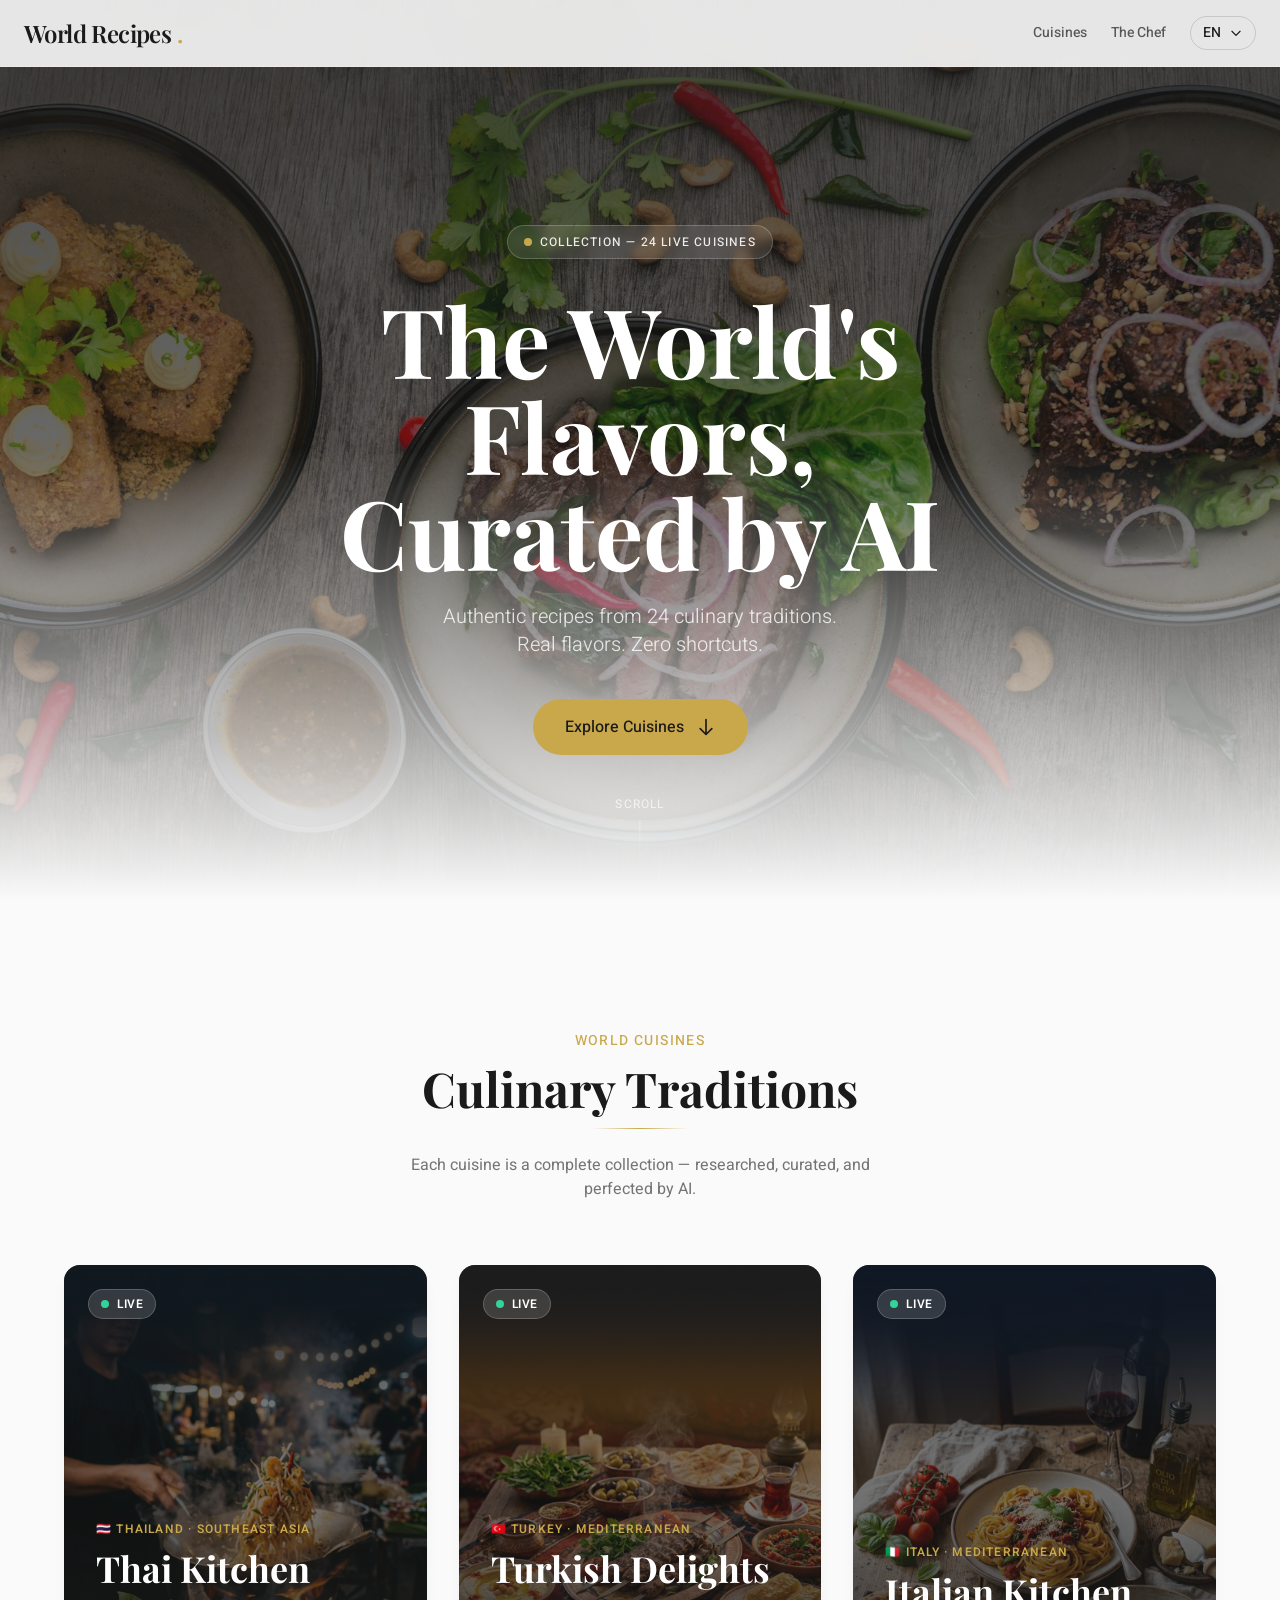
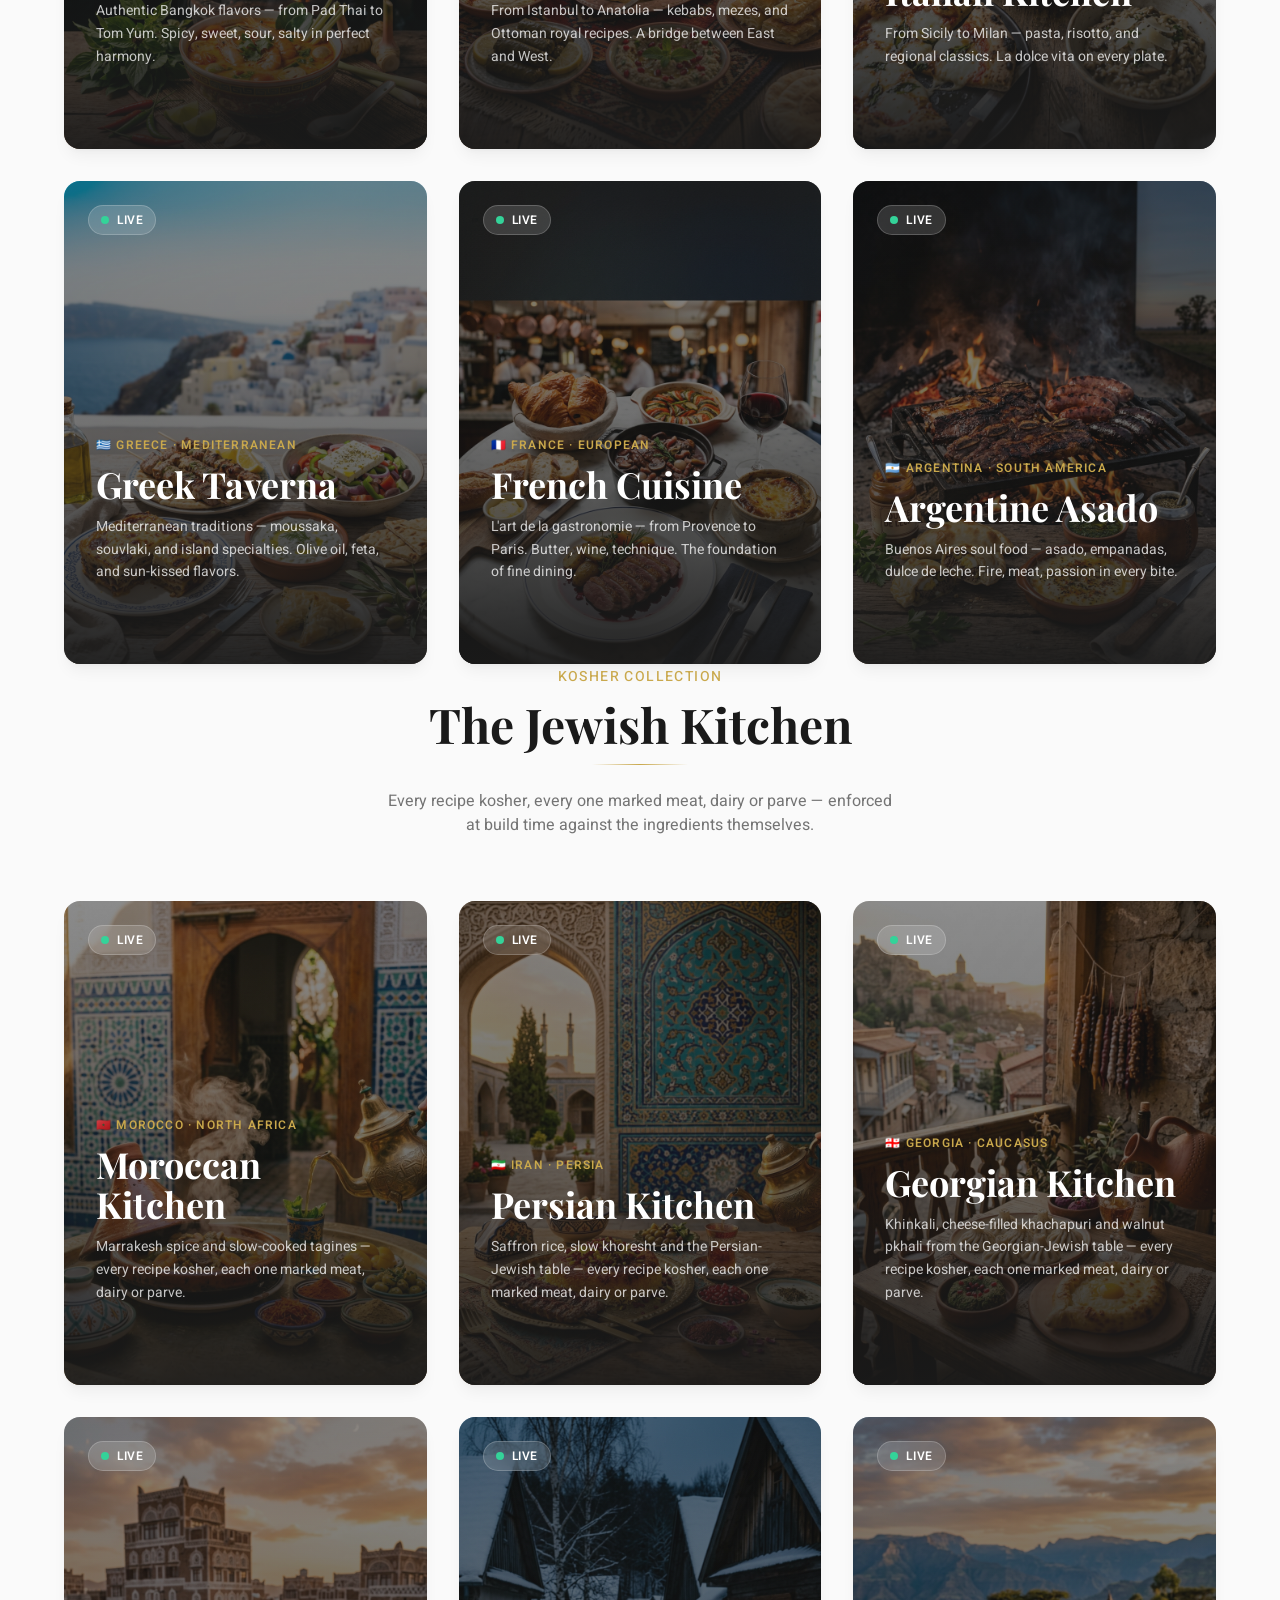
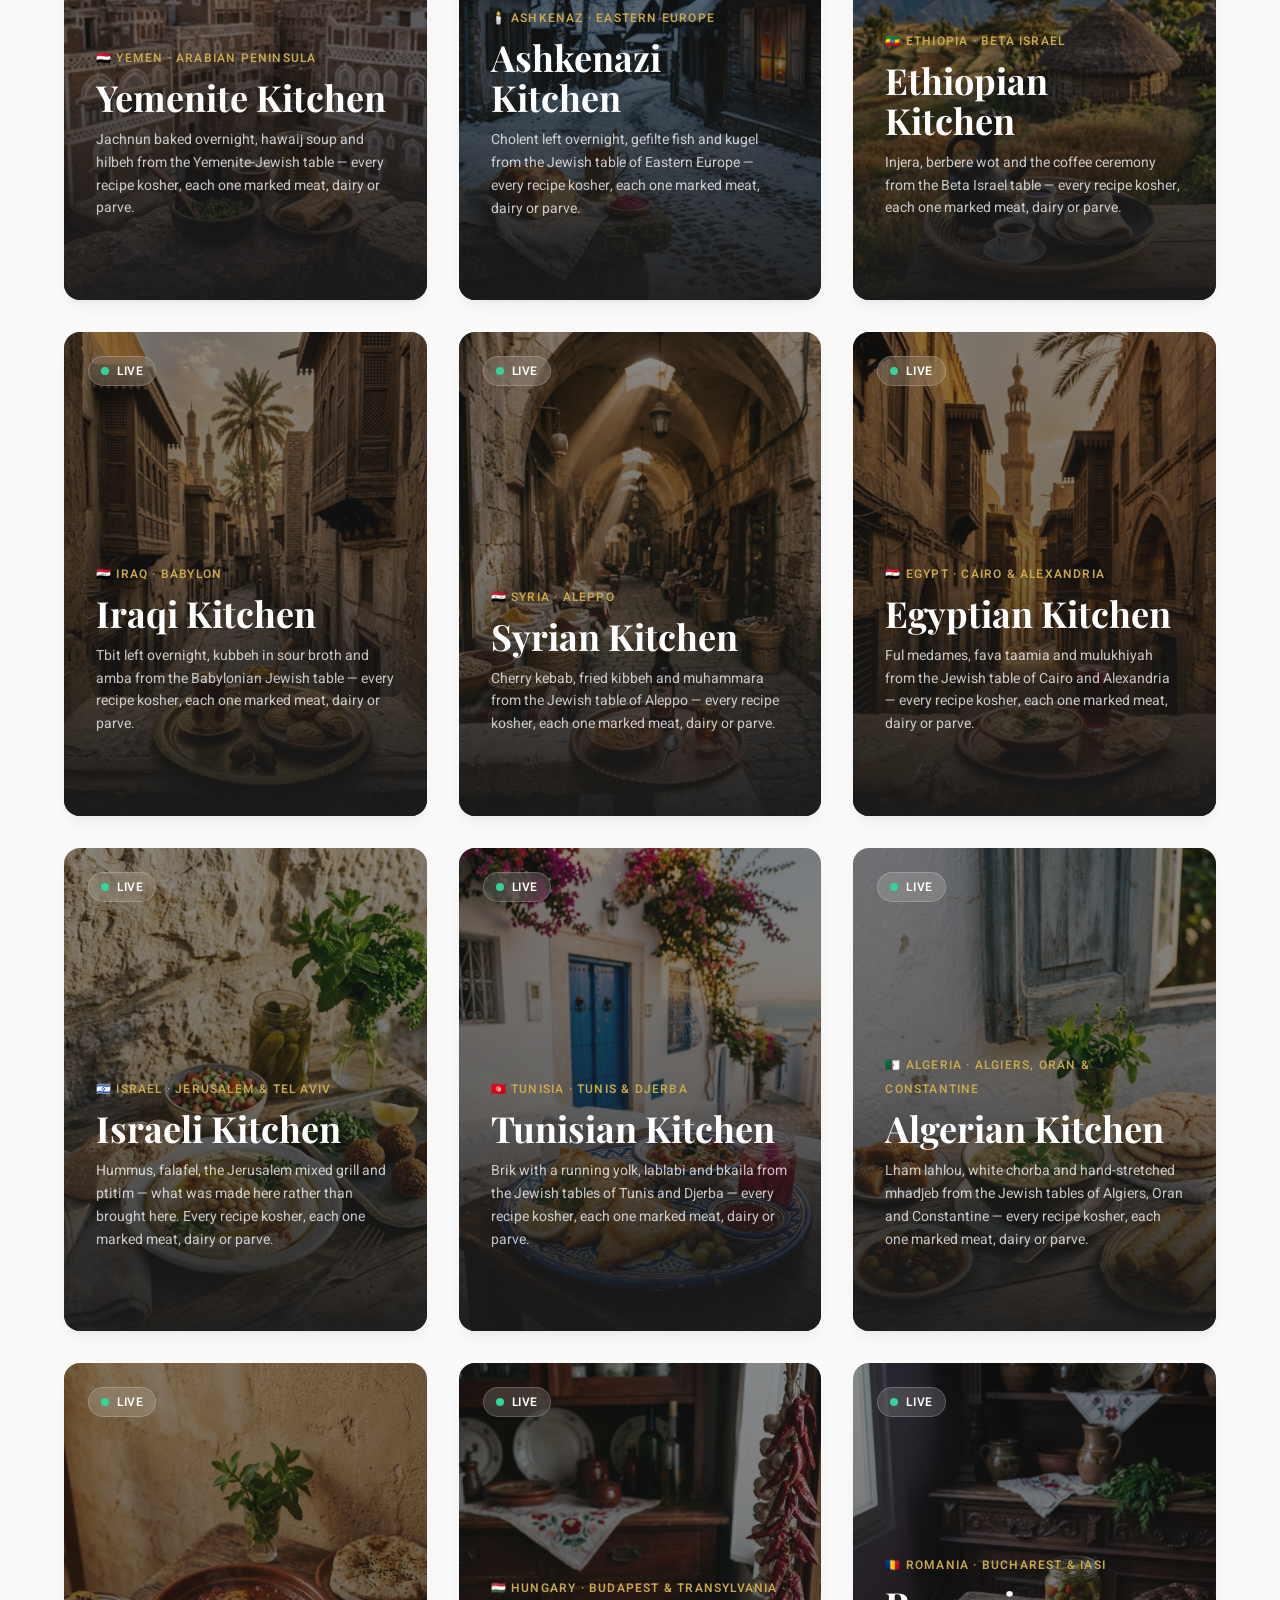
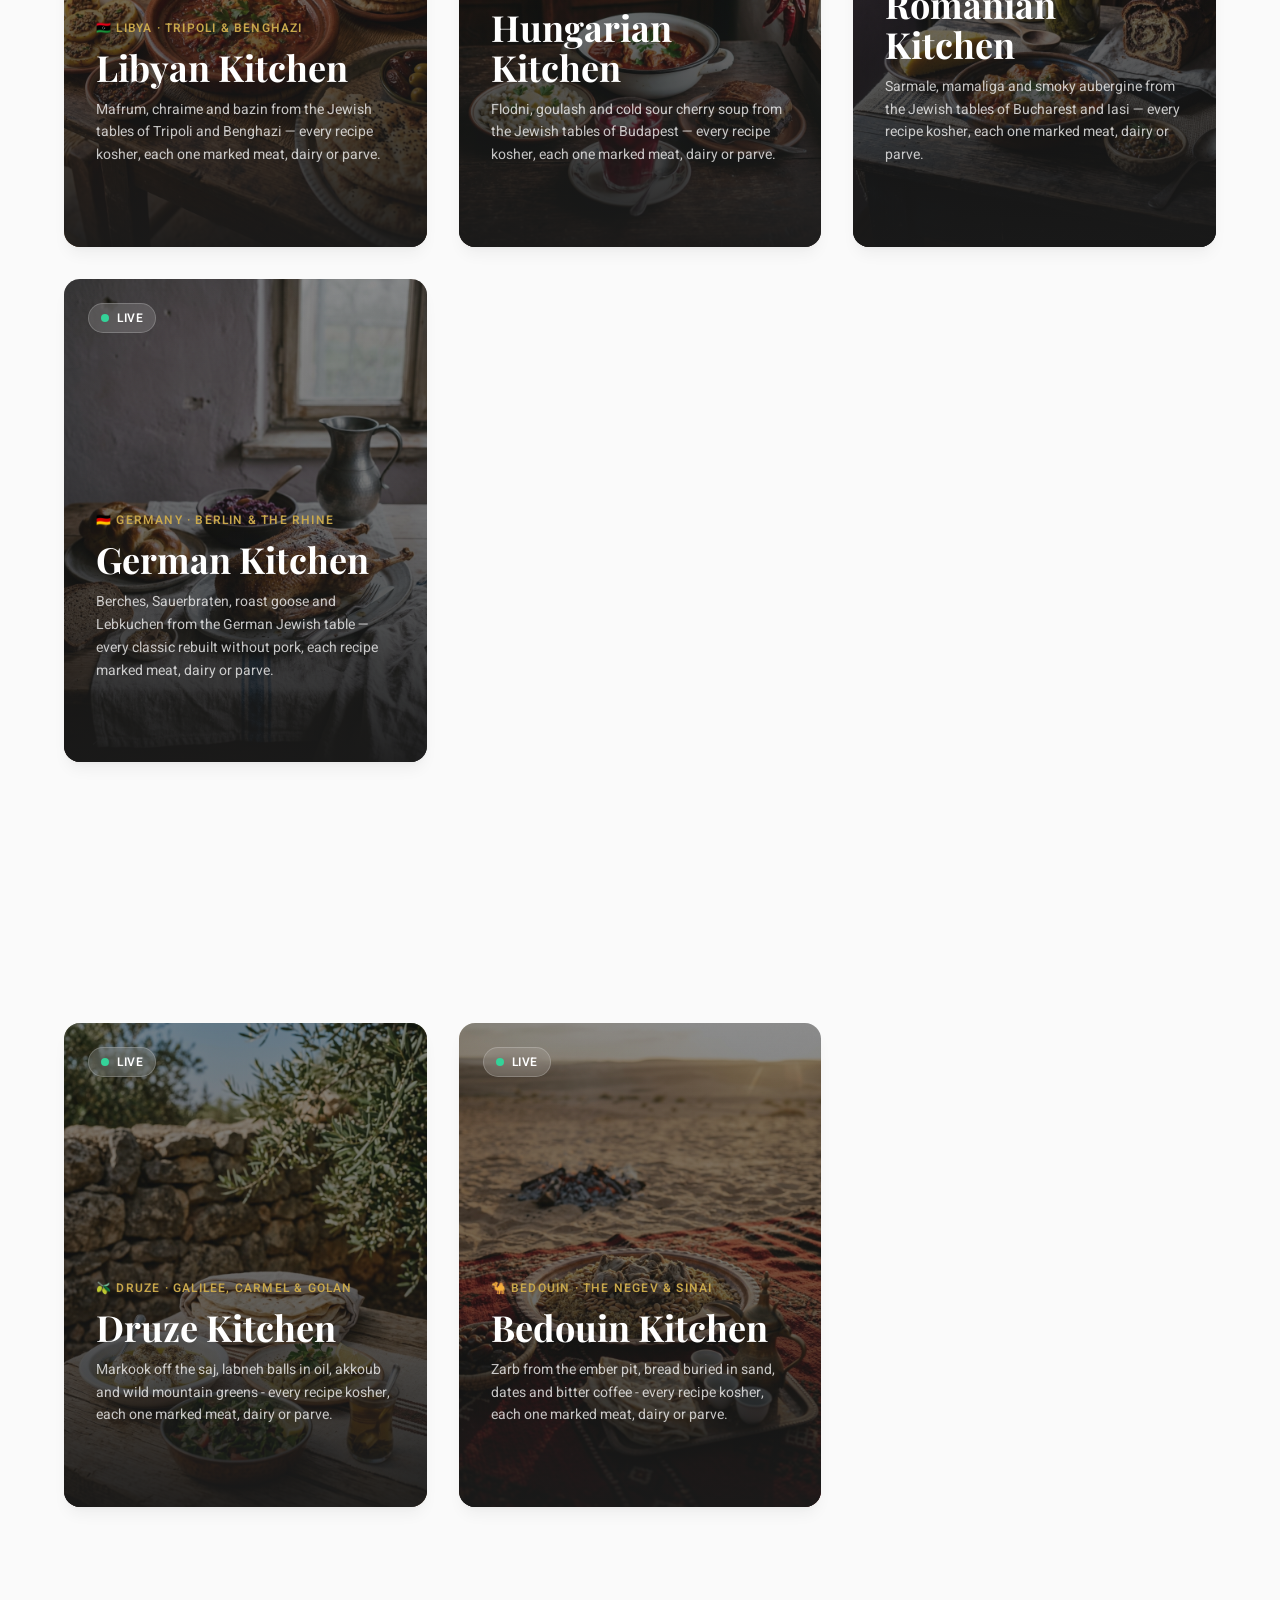
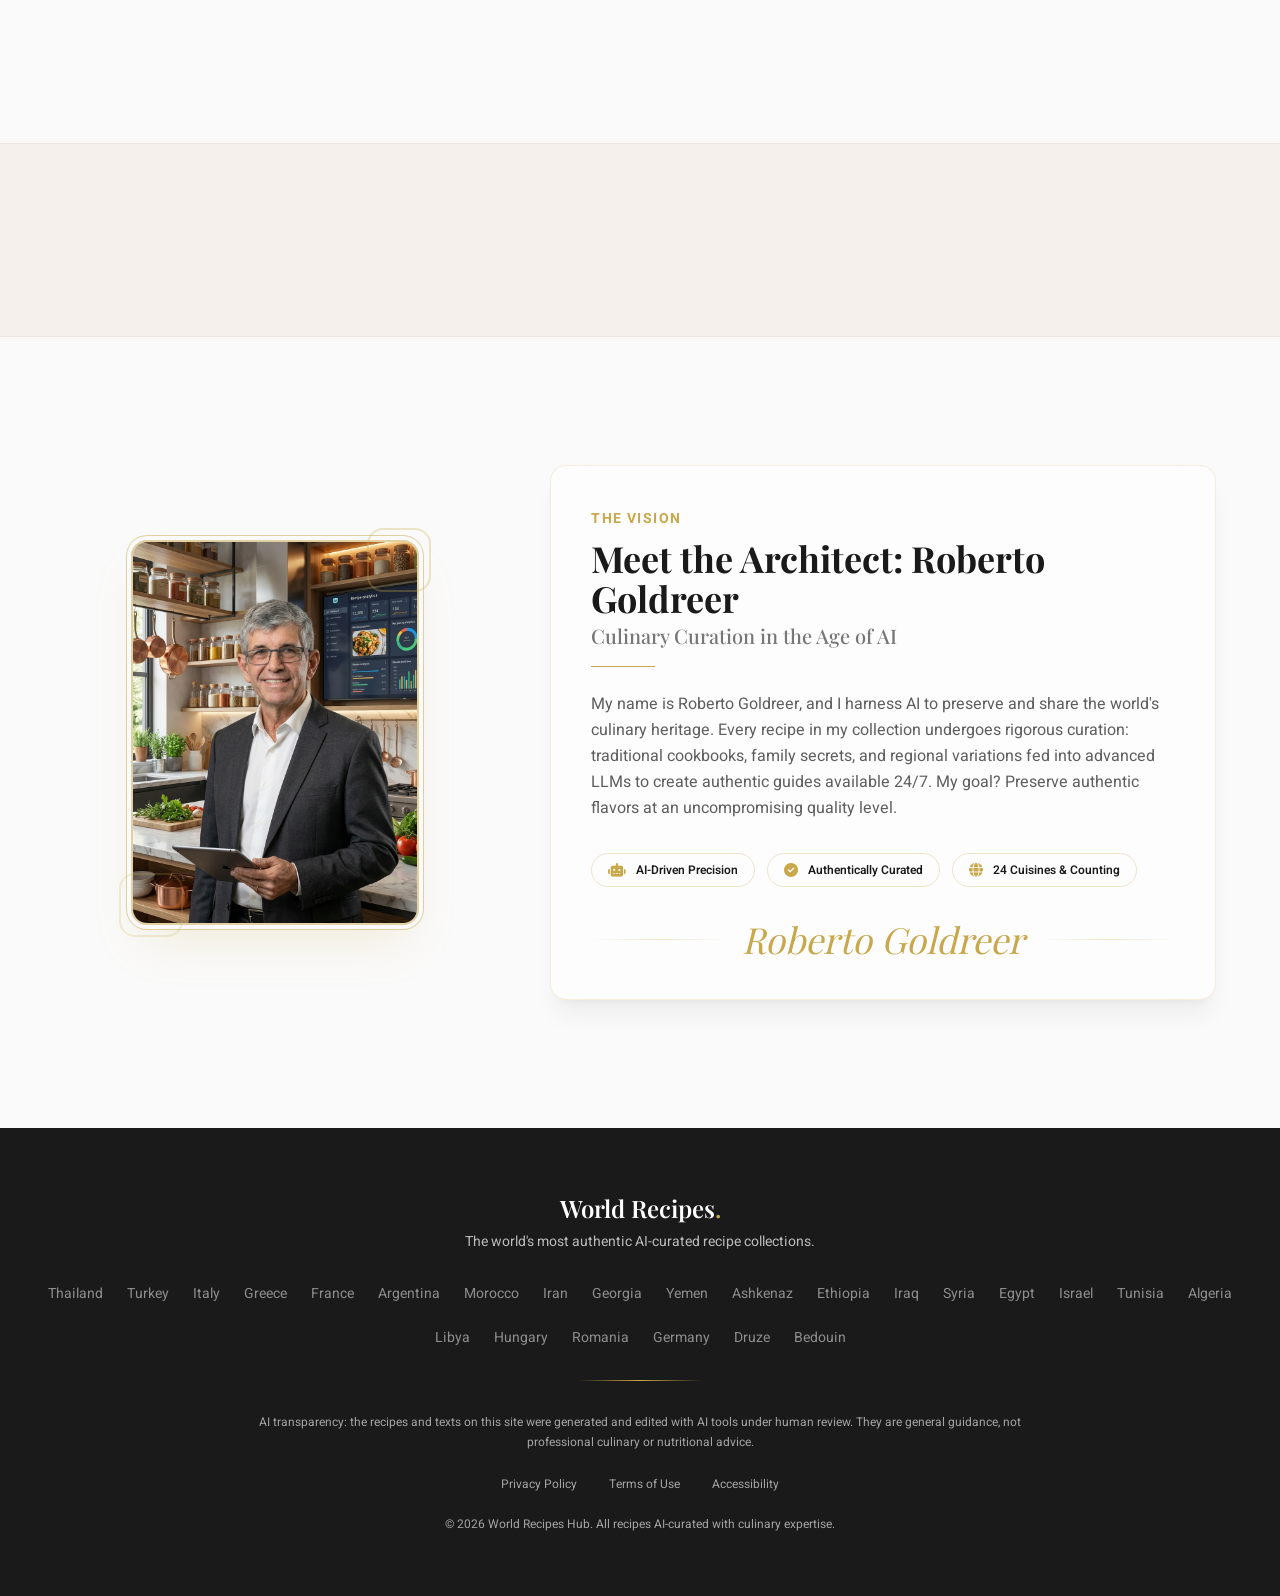
<file: index.html>
<!DOCTYPE html>
<html lang="en" dir="ltr">
<head>
    <meta charset="UTF-8">
    <meta name="viewport" content="width=device-width, initial-scale=1.0">
    <title>The World's Flavors, Curated by AI | Global Recipes Hub</title>
        <!-- Security policy declared before any resource so it governs them all.
         style-src keeps 'unsafe-inline' only for Tailwind-generated inline styles;
         there are no inline <style> blocks or style= attributes left in the markup.
         frame-ancestors / X-Content-Type-Options need real headers, which GitHub
         Pages cannot set - documented in governance/risk-register.md -->
    <meta http-equiv="Content-Security-Policy" content="default-src 'self'; script-src 'self'; style-src 'self' 'unsafe-inline'; img-src 'self' data:; font-src 'self'; connect-src 'self'; base-uri 'self'; form-action 'self'">
    <meta name="referrer" content="strict-origin-when-cross-origin">

    <!-- Self-hosted assets: zero third-party requests. See governance/data-map.md -->
    <link rel="stylesheet" href="assets/css/tailwind.css">
    <link rel="stylesheet" href="assets/fonts/fonts.css">
    <link rel="stylesheet" href="assets/vendor/fontawesome/fontawesome.min.css">
    <link rel="stylesheet" href="assets/css/site.css">
    <meta name="description" content="Authentic recipes from 24 culinary traditions. Real flavors. Zero shortcuts.">
</head>
<body class="bg-cream text-charcoal font-body antialiased">

    <a href="#main" class="skip-link" data-en="Skip to main content" data-he="דלג לתוכן העיקרי">Skip to main content</a>

    <!-- Navigation -->
    <nav class="fixed top-0 w-full z-50 bg-cream/90 backdrop-blur-md border-b border-warm-gray/50">
        <div class="max-w-7xl mx-auto px-6 py-4 flex items-center justify-between">
            <a href="#" class="font-display text-xl md:text-2xl font-semibold tracking-tight">
                <span class="text-charcoal" data-en="World Recipes" data-he="מתכונים עולמיים">World Recipes</span>
                <span class="text-gold">.</span>
            </a>
            <div class="flex items-center gap-6">
                <a href="#cuisines" class="hidden md:inline text-sm font-medium text-charcoal/70 hover:text-charcoal transition-colors" data-en="Cuisines" data-he="מטבחים">Cuisines</a>
                <a href="#architect" class="hidden md:inline text-sm font-medium text-charcoal/70 hover:text-charcoal transition-colors" data-en="The Chef" data-he="השף">The Chef</a>
                <!-- Language Toggle -->
                <button id="langToggle" class="flex items-center gap-2 px-3 py-1.5 rounded-full border border-charcoal/15 hover:border-gold/50 transition-all text-sm font-medium">
                    <span id="langLabel">EN</span>
                    <svg class="w-3.5 h-3.5" fill="none" stroke="currentColor" viewBox="0 0 24 24"><path stroke-linecap="round" stroke-linejoin="round" stroke-width="2" d="M19 9l-7 7-7-7"/></svg>
                </button>
            </div>
        </div>
    </nav>

    <main id="main">

    <!-- Hero Section -->
    <section class="relative min-h-screen flex items-center justify-center hero-bg">
        <div class="absolute inset-0 bg-gradient-to-b from-charcoal/80 via-charcoal/60 to-cream"></div>
        <div class="relative z-10 text-center px-6 max-w-4xl mx-auto pt-20">
            <div class="fade-in">
                <div class="inline-flex items-center gap-2 px-4 py-2 rounded-full bg-white/10 backdrop-blur-sm border border-white/20 text-white/90 text-xs font-medium tracking-widest uppercase mb-8">
                    <span class="w-2 h-2 rounded-full bg-gold badge-pulse"></span>
                    <span data-en="Collection — 24 Live Cuisines" data-he="אוסף — 24 מטבחים פעילים">Collection — 24 Live Cuisines</span>
                </div>
            </div>
            <h1 class="fade-in font-display text-5xl md:text-7xl lg:text-8xl font-bold text-white leading-[1.1] mb-6" data-en="The World's Flavors,<br>Curated by AI" data-he="טעמי העולם,<br>באוצרות AI">
                The World's Flavors,<br>Curated by AI
            </h1>
            <p class="fade-in text-lg md:text-xl text-white/80 font-light max-w-2xl mx-auto mb-10 leading-relaxed" data-en="Authentic recipes from 24 culinary traditions.<br>Real flavors. Zero shortcuts." data-he="מתכונים אותנטיים מ-24 מסורות קולינריות.<br>טעמים אמיתיים. ללא קיצורי דרך.">
                Authentic recipes from 24 culinary traditions.<br>Real flavors. Zero shortcuts.
            </p>
            <a href="#cuisines" class="fade-in inline-flex items-center gap-3 px-8 py-4 bg-gold hover:bg-gold-dark text-charcoal font-medium rounded-full transition-all duration-300 hover:shadow-lg hover:shadow-gold/25">
                <span data-en="Explore Cuisines" data-he="גלו מטבחים">Explore Cuisines</span>
                <svg class="w-5 h-5" fill="none" stroke="currentColor" viewBox="0 0 24 24"><path stroke-linecap="round" stroke-linejoin="round" stroke-width="2" d="M19 14l-7 7m0 0l-7-7m7 7V3"/></svg>
            </a>
        </div>
        <!-- Scroll indicator -->
        <div class="absolute bottom-10 left-1/2 -translate-x-1/2 flex flex-col items-center gap-2 text-white/70">
            <span class="text-xs tracking-widest uppercase">Scroll</span>
            <div class="w-px h-10 bg-gradient-to-b from-white/40 to-transparent"></div>
        </div>
    </section>

    <!-- Cuisines Grid -->
    <section id="cuisines" class="py-24 md:py-32 px-6">
        <div class="max-w-7xl mx-auto">
            <div class="text-center mb-16 fade-in">
                <span class="text-gold text-sm font-medium tracking-widest uppercase" data-en="World Cuisines" data-he="מטבחי העולם">World Cuisines</span>
                <h2 class="font-display text-4xl md:text-5xl font-bold mt-3 mb-4" data-en="Culinary Traditions" data-he="מסורות קולינריות">Culinary Traditions</h2>
                <div class="gold-line h-px w-24 mx-auto mb-6"></div>
                <p class="text-charcoal/60 max-w-lg mx-auto" data-en="Each cuisine is a complete collection — researched, curated, and perfected by AI." data-he="כל מטבח הוא אוסף מלא — נחקר, אוצר ושוכלל על ידי AI.">Each cuisine is a complete collection — researched, curated, and perfected by AI.</p>
            </div>

            <div class="grid md:grid-cols-2 lg:grid-cols-3 gap-8 max-w-6xl mx-auto">
                <!-- Card 1: Thailand -->
                <a href="https://robertog62.github.io/thai-recipes-app/" target="_blank" rel="noopener noreferrer" class="group card-hover block relative rounded-2xl overflow-hidden shadow-lg shadow-charcoal/5 aspect-[3/4]">
                    <img src="images/Thailand.jpg" alt="Thai Cuisine" class="absolute inset-0 w-full h-full object-cover">
                    <div class="card-overlay absolute inset-0 bg-charcoal/50"></div>
                    <div class="absolute inset-0 bg-gradient-to-t from-charcoal/90 via-charcoal/20 to-transparent"></div>
                    <!-- Live Badge -->
                    <div class="absolute top-6 left-6 rtl:left-auto rtl:right-6 flex items-center gap-2 px-3 py-1.5 rounded-full bg-white/15 backdrop-blur-md border border-white/20">
                        <span class="w-2 h-2 rounded-full bg-emerald-400 badge-pulse"></span>
                        <span class="text-white text-xs font-semibold tracking-wider uppercase">Live</span>
                    </div>
                    <!-- Content -->
                    <div class="absolute bottom-0 inset-x-0 p-8">
                        <span class="text-gold text-xs font-semibold tracking-widest uppercase" data-en="🇹🇭 Thailand · Southeast Asia" data-he="🇹🇭 תאילנד · דרום-מזרח אסיה">🇹🇭 Thailand · Southeast Asia</span>
                        <h3 class="font-display text-3xl md:text-4xl font-bold text-white mt-2 mb-3" data-en="Thai Kitchen" data-he="המטבח התאילנדי">Thai Kitchen</h3>
                        <p class="text-white/75 text-sm leading-relaxed mb-6" data-en="Authentic Bangkok flavors — from Pad Thai to Tom Yum. Spicy, sweet, sour, salty in perfect harmony." data-he="טעמי בנגקוק אותנטיים — מפאד תאי עד תום יאם. חריף, מתוק, חמוץ, מלוח בהרמוניה מושלמת.">Authentic Bangkok flavors — from Pad Thai to Tom Yum. Spicy, sweet, sour, salty in perfect harmony.</p>
                        <div class="card-cta inline-flex items-center gap-2 text-gold font-medium text-sm">
                            <span data-en="Explore Recipes" data-he="גלו מתכונים">Explore Recipes</span>
                            <svg class="w-4 h-4 group-hover:translate-x-1 transition-transform rtl:rotate-180" fill="none" stroke="currentColor" viewBox="0 0 24 24"><path stroke-linecap="round" stroke-linejoin="round" stroke-width="2" d="M17 8l4 4m0 0l-4 4m4-4H3"/></svg>
                        </div>
                    </div>
                </a>

                <!-- Card 2: Turkey -->
                <a href="https://robertog62.github.io/turkish-recipes-app/" target="_blank" rel="noopener noreferrer" class="group card-hover block relative rounded-2xl overflow-hidden shadow-lg shadow-charcoal/5 aspect-[3/4]">
                    <img src="images/Turkey.jpg" alt="Turkish Cuisine" class="absolute inset-0 w-full h-full object-cover">
                    <div class="card-overlay absolute inset-0 bg-charcoal/50"></div>
                    <div class="absolute inset-0 bg-gradient-to-t from-charcoal/90 via-charcoal/20 to-transparent"></div>
                    <div class="absolute top-6 left-6 rtl:left-auto rtl:right-6 flex items-center gap-2 px-3 py-1.5 rounded-full bg-white/15 backdrop-blur-md border border-white/20">
                        <span class="w-2 h-2 rounded-full bg-emerald-400 badge-pulse"></span>
                        <span class="text-white text-xs font-semibold tracking-wider uppercase">Live</span>
                    </div>
                    <div class="absolute bottom-0 inset-x-0 p-8">
                        <span class="text-gold text-xs font-semibold tracking-widest uppercase" data-en="🇹🇷 Turkey · Mediterranean" data-he="🇹🇷 טורקיה · הים התיכון">🇹🇷 Turkey · Mediterranean</span>
                        <h3 class="font-display text-3xl md:text-4xl font-bold text-white mt-2 mb-3" data-en="Turkish Delights" data-he="המטבח הטורקי">Turkish Delights</h3>
                        <p class="text-white/75 text-sm leading-relaxed mb-6" data-en="From Istanbul to Anatolia — kebabs, mezes, and Ottoman royal recipes. A bridge between East and West." data-he="מאיסטנבול לאנטוליה — קבבים, מזות ומתכוני חצר עות'מאנית. גשר בין מזרח למערב.">From Istanbul to Anatolia — kebabs, mezes, and Ottoman royal recipes. A bridge between East and West.</p>
                        <div class="card-cta inline-flex items-center gap-2 text-gold font-medium text-sm">
                            <span data-en="Explore Recipes" data-he="גלו מתכונים">Explore Recipes</span>
                            <svg class="w-4 h-4 group-hover:translate-x-1 transition-transform rtl:rotate-180" fill="none" stroke="currentColor" viewBox="0 0 24 24"><path stroke-linecap="round" stroke-linejoin="round" stroke-width="2" d="M17 8l4 4m0 0l-4 4m4-4H3"/></svg>
                        </div>
                    </div>
                </a>

                <!-- Card 3: Italy -->
                <a href="https://robertog62.github.io/italian-recipes-app/#/" target="_blank" rel="noopener noreferrer" class="group card-hover block relative rounded-2xl overflow-hidden shadow-lg shadow-charcoal/5 aspect-[3/4]">
                    <img src="images/Italy.jpg" alt="Italian Cuisine" class="absolute inset-0 w-full h-full object-cover">
                    <div class="card-overlay absolute inset-0 bg-charcoal/50"></div>
                    <div class="absolute inset-0 bg-gradient-to-t from-charcoal/90 via-charcoal/20 to-transparent"></div>
                    <div class="absolute top-6 left-6 rtl:left-auto rtl:right-6 flex items-center gap-2 px-3 py-1.5 rounded-full bg-white/15 backdrop-blur-md border border-white/20">
                        <span class="w-2 h-2 rounded-full bg-emerald-400 badge-pulse"></span>
                        <span class="text-white text-xs font-semibold tracking-wider uppercase">Live</span>
                    </div>
                    <div class="absolute bottom-0 inset-x-0 p-8">
                        <span class="text-gold text-xs font-semibold tracking-widest uppercase" data-en="🇮🇹 Italy · Mediterranean" data-he="🇮🇹 איטליה · הים התיכון">🇮🇹 Italy · Mediterranean</span>
                        <h3 class="font-display text-3xl md:text-4xl font-bold text-white mt-2 mb-3" data-en="Italian Kitchen" data-he="המטבח האיטלקי">Italian Kitchen</h3>
                        <p class="text-white/75 text-sm leading-relaxed mb-6" data-en="From Sicily to Milan — pasta, risotto, and regional classics. La dolce vita on every plate." data-he="מסיציליה למילאנו — פסטה, ריזוטו וקלאסיקות אזוריות. La dolce vita בכל צלחת.">From Sicily to Milan — pasta, risotto, and regional classics. La dolce vita on every plate.</p>
                        <div class="card-cta inline-flex items-center gap-2 text-gold font-medium text-sm">
                            <span data-en="Explore Recipes" data-he="גלו מתכונים">Explore Recipes</span>
                            <svg class="w-4 h-4 group-hover:translate-x-1 transition-transform rtl:rotate-180" fill="none" stroke="currentColor" viewBox="0 0 24 24"><path stroke-linecap="round" stroke-linejoin="round" stroke-width="2" d="M17 8l4 4m0 0l-4 4m4-4H3"/></svg>
                        </div>
                    </div>
                </a>

                <!-- Card 4: Greece -->
                <a href="https://robertog62.github.io/greek-recipes-app/#/" target="_blank" rel="noopener noreferrer" class="group card-hover block relative rounded-2xl overflow-hidden shadow-lg shadow-charcoal/5 aspect-[3/4]">
                    <img src="images/Greece.jpg" alt="Greek Cuisine" class="absolute inset-0 w-full h-full object-cover">
                    <div class="card-overlay absolute inset-0 bg-charcoal/50"></div>
                    <div class="absolute inset-0 bg-gradient-to-t from-charcoal/90 via-charcoal/20 to-transparent"></div>
                    <div class="absolute top-6 left-6 rtl:left-auto rtl:right-6 flex items-center gap-2 px-3 py-1.5 rounded-full bg-white/15 backdrop-blur-md border border-white/20">
                        <span class="w-2 h-2 rounded-full bg-emerald-400 badge-pulse"></span>
                        <span class="text-white text-xs font-semibold tracking-wider uppercase">Live</span>
                    </div>
                    <div class="absolute bottom-0 inset-x-0 p-8">
                        <span class="text-gold text-xs font-semibold tracking-widest uppercase" data-en="🇬🇷 Greece · Mediterranean" data-he="🇬🇷 יוון · הים התיכון">🇬🇷 Greece · Mediterranean</span>
                        <h3 class="font-display text-3xl md:text-4xl font-bold text-white mt-2 mb-3" data-en="Greek Taverna" data-he="הטברנה היוונית">Greek Taverna</h3>
                        <p class="text-white/75 text-sm leading-relaxed mb-6" data-en="Mediterranean traditions — moussaka, souvlaki, and island specialties. Olive oil, feta, and sun-kissed flavors." data-he="מסורות ים-תיכוניות — מוסקה, סובלקי ומיוחדויות איים. שמן זית, פטה וטעמים שנוחתו בשמש.">Mediterranean traditions — moussaka, souvlaki, and island specialties. Olive oil, feta, and sun-kissed flavors.</p>
                        <div class="card-cta inline-flex items-center gap-2 text-gold font-medium text-sm">
                            <span data-en="Explore Recipes" data-he="גלו מתכונים">Explore Recipes</span>
                            <svg class="w-4 h-4 group-hover:translate-x-1 transition-transform rtl:rotate-180" fill="none" stroke="currentColor" viewBox="0 0 24 24"><path stroke-linecap="round" stroke-linejoin="round" stroke-width="2" d="M17 8l4 4m0 0l-4 4m4-4H3"/></svg>
                        </div>
                    </div>
                </a>

                <!-- Card 5: France -->
                <a href="https://robertog62.github.io/french-recipes-app/" target="_blank" rel="noopener noreferrer" class="group card-hover block relative rounded-2xl overflow-hidden shadow-lg shadow-charcoal/5 aspect-[3/4]">
                    <img src="images/France.jpg" alt="French Cuisine" class="absolute inset-0 w-full h-full h-full object-cover">
                    <div class="card-overlay absolute inset-0 bg-charcoal/50"></div>
                    <div class="absolute inset-0 bg-gradient-to-t from-charcoal/90 via-charcoal/20 to-transparent"></div>
                    <div class="absolute top-6 left-6 rtl:left-auto rtl:right-6 flex items-center gap-2 px-3 py-1.5 rounded-full bg-white/15 backdrop-blur-md border border-white/20">
                        <span class="w-2 h-2 rounded-full bg-emerald-400 badge-pulse"></span>
                        <span class="text-white text-xs font-semibold tracking-wider uppercase">Live</span>
                    </div>
                    <div class="absolute bottom-0 inset-x-0 p-8">
                        <span class="text-gold text-xs font-semibold tracking-widest uppercase" data-en="🇫🇷 France · European" data-he="🇫🇷 צרפת · אירופה">🇫🇷 France · European</span>
                        <h3 class="font-display text-3xl md:text-4xl font-bold text-white mt-2 mb-3" data-en="French Cuisine" data-he="המטבח הצרפתי">French Cuisine</h3>
                        <p class="text-white/75 text-sm leading-relaxed mb-6" data-en="L'art de la gastronomie — from Provence to Paris. Butter, wine, technique. The foundation of fine dining." data-he="L'art de la gastronomie — מפרובנס לפריז. חמאה, יין, טכניקה. היסוד של הדיינינג המשובח.">L'art de la gastronomie — from Provence to Paris. Butter, wine, technique. The foundation of fine dining.</p>
                        <div class="card-cta inline-flex items-center gap-2 text-gold font-medium text-sm">
                            <span data-en="Explore Recipes" data-he="גלו מתכונים">Explore Recipes</span>
                            <svg class="w-4 h-4 group-hover:translate-x-1 transition-transform rtl:rotate-180" fill="none" stroke="currentColor" viewBox="0 0 24 24"><path stroke-linecap="round" stroke-linejoin="round" stroke-width="2" d="M17 8l4 4m0 0l-4 4m4-4H3"/></svg>
                        </div>
                    </div>
                </a>

                <!-- Card 6: Argentina -->
                <a href="https://robertog62.github.io/argentine-recipes-app/" target="_blank" rel="noopener noreferrer" class="group card-hover block relative rounded-2xl overflow-hidden shadow-lg shadow-charcoal/5 aspect-[3/4]">
                    <img src="images/Argentina.jpg" alt="Argentine Cuisine" class="absolute inset-0 w-full h-full object-cover">
                    <div class="card-overlay absolute inset-0 bg-charcoal/50"></div>
                    <div class="absolute inset-0 bg-gradient-to-t from-charcoal/90 via-charcoal/20 to-transparent"></div>
                    <div class="absolute top-6 left-6 rtl:left-auto rtl:right-6 flex items-center gap-2 px-3 py-1.5 rounded-full bg-white/15 backdrop-blur-md border border-white/20">
                        <span class="w-2 h-2 rounded-full bg-emerald-400 badge-pulse"></span>
                        <span class="text-white text-xs font-semibold tracking-wider uppercase">Live</span>
                    </div>
                    <div class="absolute bottom-0 inset-x-0 p-8">
                        <span class="text-gold text-xs font-semibold tracking-widest uppercase" data-en="🇦🇷 Argentina · South America" data-he="🇦🇷 ארגנטינה · דרום אמריקה">🇦🇷 Argentina · South America</span>
                        <h3 class="font-display text-3xl md:text-4xl font-bold text-white mt-2 mb-3" data-en="Argentine Asado" data-he="המטבח הארגנטינאי">Argentine Asado</h3>
                        <p class="text-white/75 text-sm leading-relaxed mb-6" data-en="Buenos Aires soul food — asado, empanadas, dulce de leche. Fire, meat, passion in every bite." data-he="אוכל הנשמה של בואנוס איירס — אסאדו, אמפנדות, דולסה דה לצ'ה. אש, בשר, תשוקה בכל ביס.">Buenos Aires soul food — asado, empanadas, dulce de leche. Fire, meat, passion in every bite.</p>
                        <div class="card-cta inline-flex items-center gap-2 text-gold font-medium text-sm">
                            <span data-en="Explore Recipes" data-he="גלו מתכונים">Explore Recipes</span>
                            <svg class="w-4 h-4 group-hover:translate-x-1 transition-transform rtl:rotate-180" fill="none" stroke="currentColor" viewBox="0 0 24 24"><path stroke-linecap="round" stroke-linejoin="round" stroke-width="2" d="M17 8l4 4m0 0l-4 4m4-4H3"/></svg>
                        </div>
                    </div>
                </a>

            </div>

            <div class="text-center mb-16 fade-in">
                <span class="text-gold text-sm font-medium tracking-widest uppercase" data-en="Kosher Collection" data-he="אוסף כשר">Kosher Collection</span>
                <h2 class="font-display text-4xl md:text-5xl font-bold mt-3 mb-4" data-en="The Jewish Kitchen" data-he="המטבח היהודי">The Jewish Kitchen</h2>
                <div class="gold-line h-px w-24 mx-auto mb-6"></div>
                <p class="text-charcoal/60 max-w-lg mx-auto" data-en="Every recipe kosher, every one marked meat, dairy or parve — enforced at build time against the ingredients themselves." data-he="כל מתכון כשר, וכל אחד מסומן בשרי, חלבי או פרווה — נאכף בבנייה מול המצרכים עצמם.">Every recipe kosher, every one marked meat, dairy or parve — enforced at build time against the ingredients themselves.</p>
            </div>

            <div class="grid md:grid-cols-2 lg:grid-cols-3 gap-8 max-w-6xl mx-auto">
                <!-- Card 7: Morocco -->
                <a href="https://robertog62.github.io/moroccan-recipes-app/" target="_blank" rel="noopener noreferrer" class="group card-hover block relative rounded-2xl overflow-hidden shadow-lg shadow-charcoal/5 aspect-[3/4]">
                    <img src="images/Morocco.jpg" alt="Moroccan Cuisine" class="absolute inset-0 w-full h-full object-cover">
                    <div class="card-overlay absolute inset-0 bg-charcoal/50"></div>
                    <div class="absolute inset-0 bg-gradient-to-t from-charcoal/90 via-charcoal/20 to-transparent"></div>
                    <div class="absolute top-6 left-6 rtl:left-auto rtl:right-6 flex items-center gap-2 px-3 py-1.5 rounded-full bg-white/15 backdrop-blur-md border border-white/20">
                        <span class="w-2 h-2 rounded-full bg-emerald-400 badge-pulse"></span>
                        <span class="text-white text-xs font-semibold tracking-wider uppercase">Live</span>
                    </div>
                    <div class="absolute bottom-0 inset-x-0 p-8">
                        <span class="text-gold text-xs font-semibold tracking-widest uppercase" data-en="🇲🇦 Morocco · North Africa" data-he="🇲🇦 מרוקו · צפון אפריקה">🇲🇦 Morocco · North Africa</span>
                        <h3 class="font-display text-3xl md:text-4xl font-bold text-white mt-2 mb-3" data-en="Moroccan Kitchen" data-he="המטבח המרוקאי">Moroccan Kitchen</h3>
                        <p class="text-white/75 text-sm leading-relaxed mb-6" data-en="Marrakesh spice and slow-cooked tagines — every recipe kosher, each one marked meat, dairy or parve." data-he="תבלינים ממרקש וטאג׳ין שמתבשל לאט — כל המתכונים כשרים, וכל אחד מסומן בשרי, חלבי או פרווה.">Marrakesh spice and slow-cooked tagines — every recipe kosher, each one marked meat, dairy or parve.</p>
                        <div class="card-cta inline-flex items-center gap-2 text-gold font-medium text-sm">
                            <span data-en="Explore Recipes" data-he="גלו מתכונים">Explore Recipes</span>
                            <svg class="w-4 h-4 group-hover:translate-x-1 transition-transform rtl:rotate-180" fill="none" stroke="currentColor" viewBox="0 0 24 24"><path stroke-linecap="round" stroke-linejoin="round" stroke-width="2" d="M17 8l4 4m0 0l-4 4m4-4H3"/></svg>
                        </div>
                    </div>
                </a>

                <!-- Card 8: Iran -->
                <a href="https://robertog62.github.io/persian-recipes-app/" target="_blank" rel="noopener noreferrer" class="group card-hover block relative rounded-2xl overflow-hidden shadow-lg shadow-charcoal/5 aspect-[3/4]">
                    <img src="images/Iran.jpg" alt="Persian Cuisine" class="absolute inset-0 w-full h-full object-cover">
                    <div class="card-overlay absolute inset-0 bg-charcoal/50"></div>
                    <div class="absolute inset-0 bg-gradient-to-t from-charcoal/90 via-charcoal/20 to-transparent"></div>
                    <div class="absolute top-6 left-6 rtl:left-auto rtl:right-6 flex items-center gap-2 px-3 py-1.5 rounded-full bg-white/15 backdrop-blur-md border border-white/20">
                        <span class="w-2 h-2 rounded-full bg-emerald-400 badge-pulse"></span>
                        <span class="text-white text-xs font-semibold tracking-wider uppercase">Live</span>
                    </div>
                    <div class="absolute bottom-0 inset-x-0 p-8">
                        <span class="text-gold text-xs font-semibold tracking-widest uppercase" data-en="🇮🇷 Iran · Persia" data-he="🇮🇷 איראן · פרס">🇮🇷 Iran · Persia</span>
                        <h3 class="font-display text-3xl md:text-4xl font-bold text-white mt-2 mb-3" data-en="Persian Kitchen" data-he="המטבח הפרסי">Persian Kitchen</h3>
                        <p class="text-white/75 text-sm leading-relaxed mb-6" data-en="Saffron rice, slow khoresht and the Persian-Jewish table — every recipe kosher, each one marked meat, dairy or parve." data-he="אורז זעפרן, חורשת שמתבשל לאט והשולחן היהודי-פרסי — כל המתכונים כשרים, וכל אחד מסומן בשרי, חלבי או פרווה.">Saffron rice, slow khoresht and the Persian-Jewish table — every recipe kosher, each one marked meat, dairy or parve.</p>
                        <div class="card-cta inline-flex items-center gap-2 text-gold font-medium text-sm">
                            <span data-en="Explore Recipes" data-he="גלו מתכונים">Explore Recipes</span>
                            <svg class="w-4 h-4 group-hover:translate-x-1 transition-transform rtl:rotate-180" fill="none" stroke="currentColor" viewBox="0 0 24 24"><path stroke-linecap="round" stroke-linejoin="round" stroke-width="2" d="M17 8l4 4m0 0l-4 4m4-4H3"/></svg>
                        </div>
                    </div>
                </a>

                <!-- Card 9: Georgia -->
                <a href="https://robertog62.github.io/georgian-recipes-app/" target="_blank" rel="noopener noreferrer" class="group card-hover block relative rounded-2xl overflow-hidden shadow-lg shadow-charcoal/5 aspect-[3/4]">
                    <img src="images/Georgia.jpg" alt="Georgian Cuisine" class="absolute inset-0 w-full h-full object-cover">
                    <div class="card-overlay absolute inset-0 bg-charcoal/50"></div>
                    <div class="absolute inset-0 bg-gradient-to-t from-charcoal/90 via-charcoal/20 to-transparent"></div>
                    <div class="absolute top-6 left-6 rtl:left-auto rtl:right-6 flex items-center gap-2 px-3 py-1.5 rounded-full bg-white/15 backdrop-blur-md border border-white/20">
                        <span class="w-2 h-2 rounded-full bg-emerald-400 badge-pulse"></span>
                        <span class="text-white text-xs font-semibold tracking-wider uppercase">Live</span>
                    </div>
                    <div class="absolute bottom-0 inset-x-0 p-8">
                        <span class="text-gold text-xs font-semibold tracking-widest uppercase" data-en="🇬🇪 Georgia · Caucasus" data-he="🇬🇪 גאורגיה · קווקז">🇬🇪 Georgia · Caucasus</span>
                        <h3 class="font-display text-3xl md:text-4xl font-bold text-white mt-2 mb-3" data-en="Georgian Kitchen" data-he="המטבח הגאורגי">Georgian Kitchen</h3>
                        <p class="text-white/75 text-sm leading-relaxed mb-6" data-en="Khinkali, cheese-filled khachapuri and walnut pkhali from the Georgian-Jewish table — every recipe kosher, each one marked meat, dairy or parve." data-he="חינקלי, חצ׳פורי במילוי גבינה ופחלי אגוזים מהשולחן היהודי-גאורגי — כל המתכונים כשרים, וכל אחד מסומן בשרי, חלבי או פרווה.">Khinkali, cheese-filled khachapuri and walnut pkhali from the Georgian-Jewish table — every recipe kosher, each one marked meat, dairy or parve.</p>
                        <div class="card-cta inline-flex items-center gap-2 text-gold font-medium text-sm">
                            <span data-en="Explore Recipes" data-he="גלו מתכונים">Explore Recipes</span>
                            <svg class="w-4 h-4 group-hover:translate-x-1 transition-transform rtl:rotate-180" fill="none" stroke="currentColor" viewBox="0 0 24 24"><path stroke-linecap="round" stroke-linejoin="round" stroke-width="2" d="M17 8l4 4m0 0l-4 4m4-4H3"/></svg>
                        </div>
                    </div>
                </a>

                <!-- Card 10: Yemen -->
                <a href="https://robertog62.github.io/yemenite-recipes-app/" target="_blank" rel="noopener noreferrer" class="group card-hover block relative rounded-2xl overflow-hidden shadow-lg shadow-charcoal/5 aspect-[3/4]">
                    <img src="images/Yemen.jpg" alt="Yemenite Cuisine" class="absolute inset-0 w-full h-full object-cover">
                    <div class="card-overlay absolute inset-0 bg-charcoal/50"></div>
                    <div class="absolute inset-0 bg-gradient-to-t from-charcoal/90 via-charcoal/20 to-transparent"></div>
                    <div class="absolute top-6 left-6 rtl:left-auto rtl:right-6 flex items-center gap-2 px-3 py-1.5 rounded-full bg-white/15 backdrop-blur-md border border-white/20">
                        <span class="w-2 h-2 rounded-full bg-emerald-400 badge-pulse"></span>
                        <span class="text-white text-xs font-semibold tracking-wider uppercase">Live</span>
                    </div>
                    <div class="absolute bottom-0 inset-x-0 p-8">
                        <span class="text-gold text-xs font-semibold tracking-widest uppercase" data-en="🇾🇪 Yemen · Arabian Peninsula" data-he="🇾🇪 תימן · חצי האי ערב">🇾🇪 Yemen · Arabian Peninsula</span>
                        <h3 class="font-display text-3xl md:text-4xl font-bold text-white mt-2 mb-3" data-en="Yemenite Kitchen" data-he="המטבח התימני">Yemenite Kitchen</h3>
                        <p class="text-white/75 text-sm leading-relaxed mb-6" data-en="Jachnun baked overnight, hawaij soup and hilbeh from the Yemenite-Jewish table — every recipe kosher, each one marked meat, dairy or parve." data-he="ג׳חנון שנאפה כל הלילה, מרק חוואיג׳ וחילבה מהשולחן היהודי-תימני — כל המתכונים כשרים, וכל אחד מסומן בשרי, חלבי או פרווה.">Jachnun baked overnight, hawaij soup and hilbeh from the Yemenite-Jewish table — every recipe kosher, each one marked meat, dairy or parve.</p>
                        <div class="card-cta inline-flex items-center gap-2 text-gold font-medium text-sm">
                            <span data-en="Explore Recipes" data-he="גלו מתכונים">Explore Recipes</span>
                            <svg class="w-4 h-4 group-hover:translate-x-1 transition-transform rtl:rotate-180" fill="none" stroke="currentColor" viewBox="0 0 24 24"><path stroke-linecap="round" stroke-linejoin="round" stroke-width="2" d="M17 8l4 4m0 0l-4 4m4-4H3"/></svg>
                        </div>
                    </div>
                </a>
                <!-- Card 11: Ashkenazi -->
                <a href="https://robertog62.github.io/ashkenazi-recipes-app/" target="_blank" rel="noopener noreferrer" class="group card-hover block relative rounded-2xl overflow-hidden shadow-lg shadow-charcoal/5 aspect-[3/4]">
                    <img src="images/Ashkenazi.jpg" alt="Ashkenazi Cuisine" class="absolute inset-0 w-full h-full object-cover">
                    <div class="card-overlay absolute inset-0 bg-charcoal/50"></div>
                    <div class="absolute inset-0 bg-gradient-to-t from-charcoal/90 via-charcoal/20 to-transparent"></div>
                    <div class="absolute top-6 left-6 rtl:left-auto rtl:right-6 flex items-center gap-2 px-3 py-1.5 rounded-full bg-white/15 backdrop-blur-md border border-white/20">
                        <span class="w-2 h-2 rounded-full bg-emerald-400 badge-pulse"></span>
                        <span class="text-white text-xs font-semibold tracking-wider uppercase">Live</span>
                    </div>
                    <div class="absolute bottom-0 inset-x-0 p-8">
                        <span class="text-gold text-xs font-semibold tracking-widest uppercase" data-en="🕯️ Ashkenaz · Eastern Europe" data-he="🕯️ אשכנז · מזרח אירופה">🕯️ Ashkenaz · Eastern Europe</span>
                        <h3 class="font-display text-3xl md:text-4xl font-bold text-white mt-2 mb-3" data-en="Ashkenazi Kitchen" data-he="המטבח האשכנזי">Ashkenazi Kitchen</h3>
                        <p class="text-white/75 text-sm leading-relaxed mb-6" data-en="Cholent left overnight, gefilte fish and kugel from the Jewish table of Eastern Europe — every recipe kosher, each one marked meat, dairy or parve." data-he="צ׳ולנט שיושב כל הלילה, גפילטע פיש וקוגל מהשולחן היהודי במזרח אירופה — כל המתכונים כשרים, וכל אחד מסומן בשרי, חלבי או פרווה.">Cholent left overnight, gefilte fish and kugel from the Jewish table of Eastern Europe — every recipe kosher, each one marked meat, dairy or parve.</p>
                        <div class="card-cta inline-flex items-center gap-2 text-gold font-medium text-sm">
                            <span data-en="Explore Recipes" data-he="גלו מתכונים">Explore Recipes</span>
                            <svg class="w-4 h-4 group-hover:translate-x-1 transition-transform rtl:rotate-180" fill="none" stroke="currentColor" viewBox="0 0 24 24"><path stroke-linecap="round" stroke-linejoin="round" stroke-width="2" d="M17 8l4 4m0 0l-4 4m4-4H3"/></svg>
                        </div>
                    </div>
                </a>
                <!-- Card 12: Ethiopia -->
                <a href="https://robertog62.github.io/ethiopian-recipes-app/" target="_blank" rel="noopener noreferrer" class="group card-hover block relative rounded-2xl overflow-hidden shadow-lg shadow-charcoal/5 aspect-[3/4]">
                    <img src="images/Ethiopia.jpg" alt="Ethiopian Cuisine" class="absolute inset-0 w-full h-full object-cover">
                    <div class="card-overlay absolute inset-0 bg-charcoal/50"></div>
                    <div class="absolute inset-0 bg-gradient-to-t from-charcoal/90 via-charcoal/20 to-transparent"></div>
                    <div class="absolute top-6 left-6 rtl:left-auto rtl:right-6 flex items-center gap-2 px-3 py-1.5 rounded-full bg-white/15 backdrop-blur-md border border-white/20">
                        <span class="w-2 h-2 rounded-full bg-emerald-400 badge-pulse"></span>
                        <span class="text-white text-xs font-semibold tracking-wider uppercase">Live</span>
                    </div>
                    <div class="absolute bottom-0 inset-x-0 p-8">
                        <span class="text-gold text-xs font-semibold tracking-widest uppercase" data-en="🇪🇹 Ethiopia · Beta Israel" data-he="🇪🇹 אתיופיה · ביתא ישראל">🇪🇹 Ethiopia · Beta Israel</span>
                        <h3 class="font-display text-3xl md:text-4xl font-bold text-white mt-2 mb-3" data-en="Ethiopian Kitchen" data-he="המטבח האתיופי">Ethiopian Kitchen</h3>
                        <p class="text-white/75 text-sm leading-relaxed mb-6" data-en="Injera, berbere wot and the coffee ceremony from the Beta Israel table — every recipe kosher, each one marked meat, dairy or parve." data-he="אינג׳רה, ווט ברברה וטקס הקפה מהשולחן של ביתא ישראל — כל המתכונים כשרים, וכל אחד מסומן בשרי, חלבי או פרווה.">Injera, berbere wot and the coffee ceremony from the Beta Israel table — every recipe kosher, each one marked meat, dairy or parve.</p>
                        <div class="card-cta inline-flex items-center gap-2 text-gold font-medium text-sm">
                            <span data-en="Explore Recipes" data-he="גלו מתכונים">Explore Recipes</span>
                            <svg class="w-4 h-4 group-hover:translate-x-1 transition-transform rtl:rotate-180" fill="none" stroke="currentColor" viewBox="0 0 24 24"><path stroke-linecap="round" stroke-linejoin="round" stroke-width="2" d="M17 8l4 4m0 0l-4 4m4-4H3"/></svg>
                        </div>
                    </div>
                </a>
                <!-- Card 13: Iraqi -->
                <a href="https://robertog62.github.io/iraqi-recipes-app/" target="_blank" rel="noopener noreferrer" class="group card-hover block relative rounded-2xl overflow-hidden shadow-lg shadow-charcoal/5 aspect-[3/4]">
                    <img src="images/Iraq.jpg" alt="Iraqi Cuisine" class="absolute inset-0 w-full h-full object-cover">
                    <div class="card-overlay absolute inset-0 bg-charcoal/50"></div>
                    <div class="absolute inset-0 bg-gradient-to-t from-charcoal/90 via-charcoal/20 to-transparent"></div>
                    <div class="absolute top-6 left-6 rtl:left-auto rtl:right-6 flex items-center gap-2 px-3 py-1.5 rounded-full bg-white/15 backdrop-blur-md border border-white/20">
                        <span class="w-2 h-2 rounded-full bg-emerald-400 badge-pulse"></span>
                        <span class="text-white text-xs font-semibold tracking-wider uppercase">Live</span>
                    </div>
                    <div class="absolute bottom-0 inset-x-0 p-8">
                        <span class="text-gold text-xs font-semibold tracking-widest uppercase" data-en="🇮🇶 Iraq · Babylon" data-he="🇮🇶 עיראק · בבל">🇮🇶 Iraq · Babylon</span>
                        <h3 class="font-display text-3xl md:text-4xl font-bold text-white mt-2 mb-3" data-en="Iraqi Kitchen" data-he="המטבח העיראקי">Iraqi Kitchen</h3>
                        <p class="text-white/75 text-sm leading-relaxed mb-6" data-en="Tbit left overnight, kubbeh in sour broth and amba from the Babylonian Jewish table — every recipe kosher, each one marked meat, dairy or parve." data-he="תבית שיושב כל הלילה, קובה במרק חמוץ ועמבה מהשולחן היהודי-בבלי — כל המתכונים כשרים, וכל אחד מסומן בשרי, חלבי או פרווה.">Tbit left overnight, kubbeh in sour broth and amba from the Babylonian Jewish table — every recipe kosher, each one marked meat, dairy or parve.</p>
                        <div class="card-cta inline-flex items-center gap-2 text-gold font-medium text-sm">
                            <span data-en="Explore Recipes" data-he="גלו מתכונים">Explore Recipes</span>
                            <svg class="w-4 h-4 group-hover:translate-x-1 transition-transform rtl:rotate-180" fill="none" stroke="currentColor" viewBox="0 0 24 24"><path stroke-linecap="round" stroke-linejoin="round" stroke-width="2" d="M17 8l4 4m0 0l-4 4m4-4H3"/></svg>
                        </div>
                    </div>
                </a>
                <!-- Card 14: Syrian -->
                <a href="https://robertog62.github.io/syrian-recipes-app/" target="_blank" rel="noopener noreferrer" class="group card-hover block relative rounded-2xl overflow-hidden shadow-lg shadow-charcoal/5 aspect-[3/4]">
                    <img src="images/Syria.jpg" alt="Syrian Cuisine" class="absolute inset-0 w-full h-full object-cover">
                    <div class="card-overlay absolute inset-0 bg-charcoal/50"></div>
                    <div class="absolute inset-0 bg-gradient-to-t from-charcoal/90 via-charcoal/20 to-transparent"></div>
                    <div class="absolute top-6 left-6 rtl:left-auto rtl:right-6 flex items-center gap-2 px-3 py-1.5 rounded-full bg-white/15 backdrop-blur-md border border-white/20">
                        <span class="w-2 h-2 rounded-full bg-emerald-400 badge-pulse"></span>
                        <span class="text-white text-xs font-semibold tracking-wider uppercase">Live</span>
                    </div>
                    <div class="absolute bottom-0 inset-x-0 p-8">
                        <span class="text-gold text-xs font-semibold tracking-widest uppercase" data-en="🇸🇾 Syria · Aleppo" data-he="🇸🇾 סוריה · חלב">🇸🇾 Syria · Aleppo</span>
                        <h3 class="font-display text-3xl md:text-4xl font-bold text-white mt-2 mb-3" data-en="Syrian Kitchen" data-he="המטבח הסורי">Syrian Kitchen</h3>
                        <p class="text-white/75 text-sm leading-relaxed mb-6" data-en="Cherry kebab, fried kibbeh and muhammara from the Jewish table of Aleppo — every recipe kosher, each one marked meat, dairy or parve." data-he="כבאב בדובדבנים, קובה מטוגנת ומוחמרה מהשולחן היהודי של חלב — כל המתכונים כשרים, וכל אחד מסומן בשרי, חלבי או פרווה.">Cherry kebab, fried kibbeh and muhammara from the Jewish table of Aleppo — every recipe kosher, each one marked meat, dairy or parve.</p>
                        <div class="card-cta inline-flex items-center gap-2 text-gold font-medium text-sm">
                            <span data-en="Explore Recipes" data-he="גלו מתכונים">Explore Recipes</span>
                            <svg class="w-4 h-4 group-hover:translate-x-1 transition-transform rtl:rotate-180" fill="none" stroke="currentColor" viewBox="0 0 24 24"><path stroke-linecap="round" stroke-linejoin="round" stroke-width="2" d="M17 8l4 4m0 0l-4 4m4-4H3"/></svg>
                        </div>
                    </div>
                </a>
                <!-- Card 15: Egyptian -->
                <a href="https://robertog62.github.io/egyptian-recipes-app/" target="_blank" rel="noopener noreferrer" class="group card-hover block relative rounded-2xl overflow-hidden shadow-lg shadow-charcoal/5 aspect-[3/4]">
                    <img src="images/Egypt.jpg" alt="Egyptian Cuisine" class="absolute inset-0 w-full h-full object-cover">
                    <div class="card-overlay absolute inset-0 bg-charcoal/50"></div>
                    <div class="absolute inset-0 bg-gradient-to-t from-charcoal/90 via-charcoal/20 to-transparent"></div>
                    <div class="absolute top-6 left-6 rtl:left-auto rtl:right-6 flex items-center gap-2 px-3 py-1.5 rounded-full bg-white/15 backdrop-blur-md border border-white/20">
                        <span class="w-2 h-2 rounded-full bg-emerald-400 badge-pulse"></span>
                        <span class="text-white text-xs font-semibold tracking-wider uppercase">Live</span>
                    </div>
                    <div class="absolute bottom-0 inset-x-0 p-8">
                        <span class="text-gold text-xs font-semibold tracking-widest uppercase" data-en="🇪🇬 Egypt · Cairo & Alexandria" data-he="🇪🇬 מצרים · קהיר ואלכסנדריה">🇪🇬 Egypt · Cairo & Alexandria</span>
                        <h3 class="font-display text-3xl md:text-4xl font-bold text-white mt-2 mb-3" data-en="Egyptian Kitchen" data-he="המטבח המצרי">Egyptian Kitchen</h3>
                        <p class="text-white/75 text-sm leading-relaxed mb-6" data-en="Ful medames, fava taamia and mulukhiyah from the Jewish table of Cairo and Alexandria — every recipe kosher, each one marked meat, dairy or parve." data-he="פול מדמס, טעמיה מפול ומלוכיה מהשולחן היהודי של קהיר ואלכסנדריה — כל המתכונים כשרים, וכל אחד מסומן בשרי, חלבי או פרווה.">Ful medames, fava taamia and mulukhiyah from the Jewish table of Cairo and Alexandria — every recipe kosher, each one marked meat, dairy or parve.</p>
                        <div class="card-cta inline-flex items-center gap-2 text-gold font-medium text-sm">
                            <span data-en="Explore Recipes" data-he="גלו מתכונים">Explore Recipes</span>
                            <svg class="w-4 h-4 group-hover:translate-x-1 transition-transform rtl:rotate-180" fill="none" stroke="currentColor" viewBox="0 0 24 24"><path stroke-linecap="round" stroke-linejoin="round" stroke-width="2" d="M17 8l4 4m0 0l-4 4m4-4H3"/></svg>
                        </div>
                    </div>
                </a>
                <!-- Card 16: Israeli -->
                <a href="https://robertog62.github.io/israeli-recipes-app/" target="_blank" rel="noopener noreferrer" class="group card-hover block relative rounded-2xl overflow-hidden shadow-lg shadow-charcoal/5 aspect-[3/4]">
                    <img src="images/Israel.jpg" alt="Israeli Cuisine" class="absolute inset-0 w-full h-full object-cover">
                    <div class="card-overlay absolute inset-0 bg-charcoal/50"></div>
                    <div class="absolute inset-0 bg-gradient-to-t from-charcoal/90 via-charcoal/20 to-transparent"></div>
                    <div class="absolute top-6 left-6 rtl:left-auto rtl:right-6 flex items-center gap-2 px-3 py-1.5 rounded-full bg-white/15 backdrop-blur-md border border-white/20">
                        <span class="w-2 h-2 rounded-full bg-emerald-400 badge-pulse"></span>
                        <span class="text-white text-xs font-semibold tracking-wider uppercase">Live</span>
                    </div>
                    <div class="absolute bottom-0 inset-x-0 p-8">
                        <span class="text-gold text-xs font-semibold tracking-widest uppercase" data-en="🇮🇱 Israel · Jerusalem & Tel Aviv" data-he="🇮🇱 ישראל · ירושלים ותל אביב">🇮🇱 Israel · Jerusalem & Tel Aviv</span>
                        <h3 class="font-display text-3xl md:text-4xl font-bold text-white mt-2 mb-3" data-en="Israeli Kitchen" data-he="המטבח הישראלי">Israeli Kitchen</h3>
                        <p class="text-white/75 text-sm leading-relaxed mb-6" data-en="Hummus, falafel, the Jerusalem mixed grill and ptitim — what was made here rather than brought here. Every recipe kosher, each one marked meat, dairy or parve." data-he="חומוס, פלאפל, מעורב ירושלמי ופתיתים — מה שנולד כאן ולא מה שהובא לכאן. כל המתכונים כשרים, וכל אחד מסומן בשרי, חלבי או פרווה.">Hummus, falafel, the Jerusalem mixed grill and ptitim — what was made here rather than brought here. Every recipe kosher, each one marked meat, dairy or parve.</p>
                        <div class="card-cta inline-flex items-center gap-2 text-gold font-medium text-sm">
                            <span data-en="Explore Recipes" data-he="גלו מתכונים">Explore Recipes</span>
                            <svg class="w-4 h-4 group-hover:translate-x-1 transition-transform rtl:rotate-180" fill="none" stroke="currentColor" viewBox="0 0 24 24"><path stroke-linecap="round" stroke-linejoin="round" stroke-width="2" d="M17 8l4 4m0 0l-4 4m4-4H3"/></svg>
                        </div>
                    </div>
                </a>
                <!-- Card 17: Tunisian -->
                <a href="https://robertog62.github.io/tunisian-recipes-app/" target="_blank" rel="noopener noreferrer" class="group card-hover block relative rounded-2xl overflow-hidden shadow-lg shadow-charcoal/5 aspect-[3/4]">
                    <img src="images/Tunisia.jpg" alt="Tunisian Cuisine" class="absolute inset-0 w-full h-full object-cover">
                    <div class="card-overlay absolute inset-0 bg-charcoal/50"></div>
                    <div class="absolute inset-0 bg-gradient-to-t from-charcoal/90 via-charcoal/20 to-transparent"></div>
                    <div class="absolute top-6 left-6 rtl:left-auto rtl:right-6 flex items-center gap-2 px-3 py-1.5 rounded-full bg-white/15 backdrop-blur-md border border-white/20">
                        <span class="w-2 h-2 rounded-full bg-emerald-400 badge-pulse"></span>
                        <span class="text-white text-xs font-semibold tracking-wider uppercase">Live</span>
                    </div>
                    <div class="absolute bottom-0 inset-x-0 p-8">
                        <span class="text-gold text-xs font-semibold tracking-widest uppercase" data-en="🇹🇳 Tunisia · Tunis & Djerba" data-he="🇹🇳 תוניסיה · תוניס וג׳רבה">🇹🇳 Tunisia · Tunis & Djerba</span>
                        <h3 class="font-display text-3xl md:text-4xl font-bold text-white mt-2 mb-3" data-en="Tunisian Kitchen" data-he="המטבח התוניסאי">Tunisian Kitchen</h3>
                        <p class="text-white/75 text-sm leading-relaxed mb-6" data-en="Brik with a running yolk, lablabi and bkaila from the Jewish tables of Tunis and Djerba — every recipe kosher, each one marked meat, dairy or parve." data-he="בריק עם חלמון נוזלי, לבלבי ופקילה מהשולחן היהודי של תוניס וג׳רבה — כל המתכונים כשרים, וכל אחד מסומן בשרי, חלבי או פרווה.">Brik with a running yolk, lablabi and bkaila from the Jewish tables of Tunis and Djerba — every recipe kosher, each one marked meat, dairy or parve.</p>
                        <div class="card-cta inline-flex items-center gap-2 text-gold font-medium text-sm">
                            <span data-en="Explore Recipes" data-he="גלו מתכונים">Explore Recipes</span>
                            <svg class="w-4 h-4 group-hover:translate-x-1 transition-transform rtl:rotate-180" fill="none" stroke="currentColor" viewBox="0 0 24 24"><path stroke-linecap="round" stroke-linejoin="round" stroke-width="2" d="M17 8l4 4m0 0l-4 4m4-4H3"/></svg>
                        </div>
                    </div>
                </a>
                <!-- Card 18: Algerian -->
                <a href="https://robertog62.github.io/algerian-recipes-app/" target="_blank" rel="noopener noreferrer" class="group card-hover block relative rounded-2xl overflow-hidden shadow-lg shadow-charcoal/5 aspect-[3/4]">
                    <img src="images/Algeria.jpg" alt="Algerian Cuisine" class="absolute inset-0 w-full h-full object-cover">
                    <div class="card-overlay absolute inset-0 bg-charcoal/50"></div>
                    <div class="absolute inset-0 bg-gradient-to-t from-charcoal/90 via-charcoal/20 to-transparent"></div>
                    <div class="absolute top-6 left-6 rtl:left-auto rtl:right-6 flex items-center gap-2 px-3 py-1.5 rounded-full bg-white/15 backdrop-blur-md border border-white/20">
                        <span class="w-2 h-2 rounded-full bg-emerald-400 badge-pulse"></span>
                        <span class="text-white text-xs font-semibold tracking-wider uppercase">Live</span>
                    </div>
                    <div class="absolute bottom-0 inset-x-0 p-8">
                        <span class="text-gold text-xs font-semibold tracking-widest uppercase" data-en="🇩🇿 Algeria · Algiers, Oran & Constantine" data-he="🇩🇿 אלג׳יריה · אלג׳יר, אוראן וקונסטנטין">🇩🇿 Algeria · Algiers, Oran & Constantine</span>
                        <h3 class="font-display text-3xl md:text-4xl font-bold text-white mt-2 mb-3" data-en="Algerian Kitchen" data-he="המטבח האלג׳יראי">Algerian Kitchen</h3>
                        <p class="text-white/75 text-sm leading-relaxed mb-6" data-en="Lham lahlou, white chorba and hand-stretched mhadjeb from the Jewish tables of Algiers, Oran and Constantine — every recipe kosher, each one marked meat, dairy or parve." data-he="לחם לחלו, שורבה לבנה ומחאג׳ב נמתח ביד מהשולחן היהודי של אלג׳יר, אוראן וקונסטנטין — כל המתכונים כשרים, וכל אחד מסומן בשרי, חלבי או פרווה.">Lham lahlou, white chorba and hand-stretched mhadjeb from the Jewish tables of Algiers, Oran and Constantine — every recipe kosher, each one marked meat, dairy or parve.</p>
                        <div class="card-cta inline-flex items-center gap-2 text-gold font-medium text-sm">
                            <span data-en="Explore Recipes" data-he="גלו מתכונים">Explore Recipes</span>
                            <svg class="w-4 h-4 group-hover:translate-x-1 transition-transform rtl:rotate-180" fill="none" stroke="currentColor" viewBox="0 0 24 24"><path stroke-linecap="round" stroke-linejoin="round" stroke-width="2" d="M17 8l4 4m0 0l-4 4m4-4H3"/></svg>
                        </div>
                    </div>
                </a>
                <!-- Card 19: Libyan -->
                <a href="https://robertog62.github.io/libyan-recipes-app/" target="_blank" rel="noopener noreferrer" class="group card-hover block relative rounded-2xl overflow-hidden shadow-lg shadow-charcoal/5 aspect-[3/4]">
                    <img src="images/Libya.jpg" alt="Libyan Cuisine" class="absolute inset-0 w-full h-full object-cover">
                    <div class="card-overlay absolute inset-0 bg-charcoal/50"></div>
                    <div class="absolute inset-0 bg-gradient-to-t from-charcoal/90 via-charcoal/20 to-transparent"></div>
                    <div class="absolute top-6 left-6 rtl:left-auto rtl:right-6 flex items-center gap-2 px-3 py-1.5 rounded-full bg-white/15 backdrop-blur-md border border-white/20">
                        <span class="w-2 h-2 rounded-full bg-emerald-400 badge-pulse"></span>
                        <span class="text-white text-xs font-semibold tracking-wider uppercase">Live</span>
                    </div>
                    <div class="absolute bottom-0 inset-x-0 p-8">
                        <span class="text-gold text-xs font-semibold tracking-widest uppercase" data-en="🇱🇾 Libya · Tripoli & Benghazi" data-he="🇱🇾 לוב · טריפולי ובנגזי">🇱🇾 Libya · Tripoli & Benghazi</span>
                        <h3 class="font-display text-3xl md:text-4xl font-bold text-white mt-2 mb-3" data-en="Libyan Kitchen" data-he="המטבח הלובי">Libyan Kitchen</h3>
                        <p class="text-white/75 text-sm leading-relaxed mb-6" data-en="Mafrum, chraime and bazin from the Jewish tables of Tripoli and Benghazi — every recipe kosher, each one marked meat, dairy or parve." data-he="מפרום, חריימה ובזין מהשולחן היהודי של טריפולי ובנגזי — כל המתכונים כשרים, וכל אחד מסומן בשרי, חלבי או פרווה.">Mafrum, chraime and bazin from the Jewish tables of Tripoli and Benghazi — every recipe kosher, each one marked meat, dairy or parve.</p>
                        <div class="card-cta inline-flex items-center gap-2 text-gold font-medium text-sm">
                            <span data-en="Explore Recipes" data-he="גלו מתכונים">Explore Recipes</span>
                            <svg class="w-4 h-4 group-hover:translate-x-1 transition-transform rtl:rotate-180" fill="none" stroke="currentColor" viewBox="0 0 24 24"><path stroke-linecap="round" stroke-linejoin="round" stroke-width="2" d="M17 8l4 4m0 0l-4 4m4-4H3"/></svg>
                        </div>
                    </div>
                </a>
                <!-- Card 20: Hungarian -->
                <a href="https://robertog62.github.io/hungarian-recipes-app/" target="_blank" rel="noopener noreferrer" class="group card-hover block relative rounded-2xl overflow-hidden shadow-lg shadow-charcoal/5 aspect-[3/4]">
                    <img src="images/Hungary.jpg" alt="Hungarian Cuisine" class="absolute inset-0 w-full h-full object-cover">
                    <div class="card-overlay absolute inset-0 bg-charcoal/50"></div>
                    <div class="absolute inset-0 bg-gradient-to-t from-charcoal/90 via-charcoal/20 to-transparent"></div>
                    <div class="absolute top-6 left-6 rtl:left-auto rtl:right-6 flex items-center gap-2 px-3 py-1.5 rounded-full bg-white/15 backdrop-blur-md border border-white/20">
                        <span class="w-2 h-2 rounded-full bg-emerald-400 badge-pulse"></span>
                        <span class="text-white text-xs font-semibold tracking-wider uppercase">Live</span>
                    </div>
                    <div class="absolute bottom-0 inset-x-0 p-8">
                        <span class="text-gold text-xs font-semibold tracking-widest uppercase" data-en="🇭🇺 Hungary · Budapest & Transylvania" data-he="🇭🇺 הונגריה · בודפשט וטרנסילבניה">🇭🇺 Hungary · Budapest & Transylvania</span>
                        <h3 class="font-display text-3xl md:text-4xl font-bold text-white mt-2 mb-3" data-en="Hungarian Kitchen" data-he="המטבח ההונגרי">Hungarian Kitchen</h3>
                        <p class="text-white/75 text-sm leading-relaxed mb-6" data-en="Flodni, goulash and cold sour cherry soup from the Jewish tables of Budapest — every recipe kosher, each one marked meat, dairy or parve." data-he="פלודני, גולאש ומרק דובדבנים קר מהשולחן היהודי של בודפשט — כל המתכונים כשרים, וכל אחד מסומן בשרי, חלבי או פרווה.">Flodni, goulash and cold sour cherry soup from the Jewish tables of Budapest — every recipe kosher, each one marked meat, dairy or parve.</p>
                        <div class="card-cta inline-flex items-center gap-2 text-gold font-medium text-sm">
                            <span data-en="Explore Recipes" data-he="גלו מתכונים">Explore Recipes</span>
                            <svg class="w-4 h-4 group-hover:translate-x-1 transition-transform rtl:rotate-180" fill="none" stroke="currentColor" viewBox="0 0 24 24"><path stroke-linecap="round" stroke-linejoin="round" stroke-width="2" d="M17 8l4 4m0 0l-4 4m4-4H3"/></svg>
                        </div>
                    </div>
                </a>
                <!-- Card 21: Romanian -->
                <a href="https://robertog62.github.io/romanian-recipes-app/" target="_blank" rel="noopener noreferrer" class="group card-hover block relative rounded-2xl overflow-hidden shadow-lg shadow-charcoal/5 aspect-[3/4]">
                    <img src="images/Romania.jpg" alt="Romanian Cuisine" class="absolute inset-0 w-full h-full object-cover">
                    <div class="card-overlay absolute inset-0 bg-charcoal/50"></div>
                    <div class="absolute inset-0 bg-gradient-to-t from-charcoal/90 via-charcoal/20 to-transparent"></div>
                    <div class="absolute top-6 left-6 rtl:left-auto rtl:right-6 flex items-center gap-2 px-3 py-1.5 rounded-full bg-white/15 backdrop-blur-md border border-white/20">
                        <span class="w-2 h-2 rounded-full bg-emerald-400 badge-pulse"></span>
                        <span class="text-white text-xs font-semibold tracking-wider uppercase">Live</span>
                    </div>
                    <div class="absolute bottom-0 inset-x-0 p-8">
                        <span class="text-gold text-xs font-semibold tracking-widest uppercase" data-en="🇷🇴 Romania · Bucharest & Iasi" data-he="🇷🇴 רומניה · בוקרשט ויאשי">🇷🇴 Romania · Bucharest & Iasi</span>
                        <h3 class="font-display text-3xl md:text-4xl font-bold text-white mt-2 mb-3" data-en="Romanian Kitchen" data-he="המטבח הרומני">Romanian Kitchen</h3>
                        <p class="text-white/75 text-sm leading-relaxed mb-6" data-en="Sarmale, mamaliga and smoky aubergine from the Jewish tables of Bucharest and Iasi — every recipe kosher, each one marked meat, dairy or parve." data-he="סרמלה, ממליגה וסלט חצילים מהשולחן היהודי של בוקרשט ויאשי — כל המתכונים כשרים, וכל אחד מסומן בשרי, חלבי או פרווה.">Sarmale, mamaliga and smoky aubergine from the Jewish tables of Bucharest and Iasi — every recipe kosher, each one marked meat, dairy or parve.</p>
                        <div class="card-cta inline-flex items-center gap-2 text-gold font-medium text-sm">
                            <span data-en="Explore Recipes" data-he="גלו מתכונים">Explore Recipes</span>
                            <svg class="w-4 h-4 group-hover:translate-x-1 transition-transform rtl:rotate-180" fill="none" stroke="currentColor" viewBox="0 0 24 24"><path stroke-linecap="round" stroke-linejoin="round" stroke-width="2" d="M17 8l4 4m0 0l-4 4m4-4H3"/></svg>
                        </div>
                    </div>
                </a>
                <!-- Card 22: German -->
                <a href="https://robertog62.github.io/german-recipes-app/" target="_blank" rel="noopener noreferrer" class="group card-hover block relative rounded-2xl overflow-hidden shadow-lg shadow-charcoal/5 aspect-[3/4]">
                    <img src="images/Germany.jpg" alt="German Cuisine" class="absolute inset-0 w-full h-full object-cover">
                    <div class="card-overlay absolute inset-0 bg-charcoal/50"></div>
                    <div class="absolute inset-0 bg-gradient-to-t from-charcoal/90 via-charcoal/20 to-transparent"></div>
                    <div class="absolute top-6 left-6 rtl:left-auto rtl:right-6 flex items-center gap-2 px-3 py-1.5 rounded-full bg-white/15 backdrop-blur-md border border-white/20">
                        <span class="w-2 h-2 rounded-full bg-emerald-400 badge-pulse"></span>
                        <span class="text-white text-xs font-semibold tracking-wider uppercase">Live</span>
                    </div>
                    <div class="absolute bottom-0 inset-x-0 p-8">
                        <span class="text-gold text-xs font-semibold tracking-widest uppercase" data-en="🇩🇪 Germany · Berlin & the Rhine" data-he="🇩🇪 גרמניה · ברלין והריין">🇩🇪 Germany · Berlin & the Rhine</span>
                        <h3 class="font-display text-3xl md:text-4xl font-bold text-white mt-2 mb-3" data-en="German Kitchen" data-he="המטבח הגרמני">German Kitchen</h3>
                        <p class="text-white/75 text-sm leading-relaxed mb-6" data-en="Berches, Sauerbraten, roast goose and Lebkuchen from the German Jewish table — every classic rebuilt without pork, each recipe marked meat, dairy or parve." data-he="ברכעס, זאוארבראטן, אווז צלוי ולחם דבש מהשולחן היהודי-גרמני — כל קלאסיקה נבנתה מחדש בלי חזיר, וכל מתכון מסומן בשרי, חלבי או פרווה.">Berches, Sauerbraten, roast goose and Lebkuchen from the German Jewish table — every classic rebuilt without pork, each recipe marked meat, dairy or parve.</p>
                        <div class="card-cta inline-flex items-center gap-2 text-gold font-medium text-sm">
                            <span data-en="Explore Recipes" data-he="גלו מתכונים">Explore Recipes</span>
                            <svg class="w-4 h-4 group-hover:translate-x-1 transition-transform rtl:rotate-180" fill="none" stroke="currentColor" viewBox="0 0 24 24"><path stroke-linecap="round" stroke-linejoin="round" stroke-width="2" d="M17 8l4 4m0 0l-4 4m4-4H3"/></svg>
                        </div>
                    </div>
                </a>
            </div>

            <div class="text-center mb-16 mt-24 fade-in">
                <span class="text-gold text-sm font-medium tracking-widest uppercase" data-en="Kosher Collection" data-he="אוסף כשר">Kosher Collection</span>
                <h2 class="font-display text-4xl md:text-5xl font-bold mt-3 mb-4" data-en="Cuisines of the Land" data-he="מטבחי הארץ">Cuisines of the Land</h2>
                <div class="gold-line h-px w-24 mx-auto mb-6"></div>
                <p class="text-charcoal/60 max-w-lg mx-auto" data-en="Communities of this country whose kitchens are not Jewish. The recipes are adapted to kosher rules, and every adaptation is stated in the recipe itself rather than performed quietly." data-he="קהילות של הארץ הזאת שהמטבח שלהן אינו יהודי. המתכונים הותאמו לכללי הכשרות, וכל התאמה נאמרת בגוף המתכון ולא מתבצעת בשקט.">Communities of this country whose kitchens are not Jewish. The recipes are adapted to kosher rules, and every adaptation is stated in the recipe itself rather than performed quietly.</p>
            </div>

            <div class="grid md:grid-cols-2 lg:grid-cols-3 gap-8 max-w-6xl mx-auto">

                <!-- Card 23: Druze -->
                <a href="https://robertog62.github.io/druze-recipes-app/" target="_blank" rel="noopener noreferrer" class="group card-hover block relative rounded-2xl overflow-hidden shadow-lg shadow-charcoal/5 aspect-[3/4]">
                    <img src="images/Druze.jpg" alt="Druze Cuisine" class="absolute inset-0 w-full h-full object-cover">
                    <div class="card-overlay absolute inset-0 bg-charcoal/50"></div>
                    <div class="absolute inset-0 bg-gradient-to-t from-charcoal/90 via-charcoal/20 to-transparent"></div>
                    <div class="absolute top-6 left-6 rtl:left-auto rtl:right-6 flex items-center gap-2 px-3 py-1.5 rounded-full bg-white/15 backdrop-blur-md border border-white/20">
                        <span class="w-2 h-2 rounded-full bg-emerald-400 badge-pulse"></span>
                        <span class="text-white text-xs font-semibold tracking-wider uppercase">Live</span>
                    </div>
                    <div class="absolute bottom-0 inset-x-0 p-8">
                        <span class="text-gold text-xs font-semibold tracking-widest uppercase" data-en="🫒 Druze · Galilee, Carmel & Golan" data-he="🫒 דרוזי · הגליל, הכרמל והגולן">🫒 Druze · Galilee, Carmel & Golan</span>
                        <h3 class="font-display text-3xl md:text-4xl font-bold text-white mt-2 mb-3" data-en="Druze Kitchen" data-he="המטבח הדרוזי">Druze Kitchen</h3>
                        <p class="text-white/75 text-sm leading-relaxed mb-6" data-en="Markook off the saj, labneh balls in oil, akkoub and wild mountain greens - every recipe kosher, each one marked meat, dairy or parve." data-he="מרקוק מהסאג׳, כדורי לאבנה בשמן, עכוב ועשבי בר של ההר — כל המתכונים כשרים, וכל אחד מסומן בשרי, חלבי או פרווה.">Markook off the saj, labneh balls in oil, akkoub and wild mountain greens - every recipe kosher, each one marked meat, dairy or parve.</p>
                        <div class="card-cta inline-flex items-center gap-2 text-gold font-medium text-sm">
                            <span data-en="Explore Recipes" data-he="גלו מתכונים">Explore Recipes</span>
                            <svg class="w-4 h-4 group-hover:translate-x-1 transition-transform rtl:rotate-180" fill="none" stroke="currentColor" viewBox="0 0 24 24"><path stroke-linecap="round" stroke-linejoin="round" stroke-width="2" d="M17 8l4 4m0 0l-4 4m4-4H3"/></svg>
                        </div>
                    </div>
                </a>

                <!-- Card 24: Bedouin -->
                <a href="https://robertog62.github.io/bedouin-recipes-app/" target="_blank" rel="noopener noreferrer" class="group card-hover block relative rounded-2xl overflow-hidden shadow-lg shadow-charcoal/5 aspect-[3/4]">
                    <img src="images/Bedouin.jpg" alt="Bedouin Cuisine" class="absolute inset-0 w-full h-full object-cover">
                    <div class="card-overlay absolute inset-0 bg-charcoal/50"></div>
                    <div class="absolute inset-0 bg-gradient-to-t from-charcoal/90 via-charcoal/20 to-transparent"></div>
                    <div class="absolute top-6 left-6 rtl:left-auto rtl:right-6 flex items-center gap-2 px-3 py-1.5 rounded-full bg-white/15 backdrop-blur-md border border-white/20">
                        <span class="w-2 h-2 rounded-full bg-emerald-400 badge-pulse"></span>
                        <span class="text-white text-xs font-semibold tracking-wider uppercase">Live</span>
                    </div>
                    <div class="absolute bottom-0 inset-x-0 p-8">
                        <span class="text-gold text-xs font-semibold tracking-widest uppercase" data-en="🐪 Bedouin · The Negev & Sinai" data-he="🐪 בדואי · הנגב וסיני">🐪 Bedouin · The Negev & Sinai</span>
                        <h3 class="font-display text-3xl md:text-4xl font-bold text-white mt-2 mb-3" data-en="Bedouin Kitchen" data-he="המטבח הבדואי">Bedouin Kitchen</h3>
                        <p class="text-white/75 text-sm leading-relaxed mb-6" data-en="Zarb from the ember pit, bread buried in sand, dates and bitter coffee - every recipe kosher, each one marked meat, dairy or parve." data-he="זרב מבור הגחלים, לחם קבור בחול, תמרים וקפה מר — כל המתכונים כשרים, וכל אחד מסומן בשרי, חלבי או פרווה.">Zarb from the ember pit, bread buried in sand, dates and bitter coffee - every recipe kosher, each one marked meat, dairy or parve.</p>
                        <div class="card-cta inline-flex items-center gap-2 text-gold font-medium text-sm">
                            <span data-en="Explore Recipes" data-he="גלו מתכונים">Explore Recipes</span>
                            <svg class="w-4 h-4 group-hover:translate-x-1 transition-transform rtl:rotate-180" fill="none" stroke="currentColor" viewBox="0 0 24 24"><path stroke-linecap="round" stroke-linejoin="round" stroke-width="2" d="M17 8l4 4m0 0l-4 4m4-4H3"/></svg>
                        </div>
                    </div>
                </a>
            </div>

            <!-- Coming Soon teaser -->
            <div class="text-center mt-16 fade-in">
                <p class="text-charcoal/40 text-sm tracking-wider uppercase" data-en="More cuisines coming soon" data-he="עוד מטבחים בקרוב">More cuisines coming soon</p>
                <div class="flex justify-center gap-2 mt-4">
                    <span class="w-2 h-2 rounded-full bg-charcoal/10"></span>
                    <span class="w-2 h-2 rounded-full bg-charcoal/10"></span>
                    <span class="w-2 h-2 rounded-full bg-charcoal/10"></span>
                </div>
            </div>
        </div>
    </section>

    <!-- Stats / Trust Bar -->
    <section class="py-16 bg-warm-gray border-y border-charcoal/5">
        <div class="max-w-5xl mx-auto px-6">
            <div class="grid grid-cols-2 md:grid-cols-4 gap-8 text-center">
                <div class="fade-in">
                    <div class="font-display text-3xl md:text-4xl font-bold text-charcoal">24</div>
                    <div class="text-charcoal/50 text-sm mt-1" data-en="Culinary Traditions" data-he="מסורות קולינריות">Culinary Traditions</div>
                </div>
                <div class="fade-in">
                    <div class="font-display text-3xl md:text-4xl font-bold text-charcoal">1200+</div>
                    <div class="text-charcoal/50 text-sm mt-1" data-en="Authentic Recipes" data-he="מתכונים אותנטיים">Authentic Recipes</div>
                </div>
                <div class="fade-in">
                    <div class="font-display text-3xl md:text-4xl font-bold text-charcoal">24</div>
                    <div class="text-charcoal/50 text-sm mt-1" data-en="Countries Covered" data-he="מדינות מכוסות">Countries Covered</div>
                </div>
                <div class="fade-in">
                    <div class="font-display text-3xl md:text-4xl font-bold text-charcoal">∞</div>
                    <div class="text-charcoal/50 text-sm mt-1" data-en="Flavors Discovered" data-he="טעמים שהתגלו">Flavors Discovered</div>
                </div>
            </div>
        </div>
    </section>

    <!-- The Architect Section -->
    <section id="architect" class="py-24 md:py-32 px-6">
        <div class="max-w-6xl mx-auto">
            <div class="grid md:grid-cols-5 gap-10 md:gap-16 items-center">
                <!-- Left: Profile Visual -->
                <div class="md:col-span-2 fade-in flex justify-center">
                    <div class="relative">
                        <div class="w-64 md:w-72 rounded-2xl overflow-hidden border-2 border-gold/50 ring-1 ring-gold/50 ring-offset-4 ring-offset-cream shadow-2xl shadow-gold/20">
                            <img src="images/roberto-architect.png" alt="Roberto Goldreer — AI Culinary Architect" class="w-full h-auto object-cover">
                        </div>
                        <!-- Decorative corner accents -->
                        <div class="absolute -top-3 -right-3 w-16 h-16 border-2 border-gold/30 rounded-2xl"></div>
                        <div class="absolute -bottom-3 -left-3 w-16 h-16 border-2 border-gold/20 rounded-2xl"></div>
                    </div>
                </div>

                <!-- Right: Glassmorphism Content Card -->
                <div class="md:col-span-3 fade-in">
                    <div class="bg-white/60 backdrop-blur-xl rounded-2xl border border-gold/20 shadow-xl shadow-charcoal/5 p-8 md:p-10">
                        <span class="text-gold text-sm font-bold tracking-widest uppercase" data-en="The Vision" data-he="החזון">The Vision</span>
                        <h2 class="font-display text-3xl md:text-4xl font-bold text-charcoal mt-2 mb-1" data-en="Meet the Architect: Roberto Goldreer" data-he="הכירו את הארכיטקט: רוברטו גולדרר">Meet the Architect: Roberto Goldreer</h2>
                        <h3 class="font-display text-lg md:text-xl text-charcoal/60 font-medium mb-4" data-en="Culinary Curation in the Age of AI" data-he="אוצרות קולינרית בעידן הבינה המלאכותית">Culinary Curation in the Age of AI</h3>
                        <div class="h-px w-16 bg-gold mb-6"></div>
                        <p class="text-charcoal/70 leading-relaxed mb-8" data-en="My name is Roberto Goldreer, and I harness AI to preserve and share the world's culinary heritage. Every recipe in my collection undergoes rigorous curation: traditional cookbooks, family secrets, and regional variations fed into advanced LLMs to create authentic guides available 24/7. My goal? Preserve authentic flavors at an uncompromising quality level." data-he="שמי רוברטו גולדרר, ואני רותם את עוצמת ה-AI כדי לשמר ולשתף את המורשת הקולינרית העולמית. כל מתכון באוסף שלי עובר אוצרות קפדנית: ספרי בישול מסורתיים, סודות משפחתיים ווריאציות אזוריות מוזנים למודלי שפה מתקדמים כדי ליצור מדריכים אותנטיים זמינים 24/7. המטרה שלי? לשמר טעמים אותנטיים ברמת איכות ללא פשרות.">My name is Roberto Goldreer, and I harness AI to preserve and share the world's culinary heritage. Every recipe in my collection undergoes rigorous curation: traditional cookbooks, family secrets, and regional variations fed into advanced LLMs to create authentic guides available 24/7. My goal? Preserve authentic flavors at an uncompromising quality level.</p>

                        <!-- Trust Badges -->
                        <div class="flex flex-wrap gap-3 mb-8">
                            <div class="flex items-center gap-2.5 px-4 py-2 rounded-full bg-transparent border border-gold/30 transition-colors hover:border-gold/60">
                                <i class="fa-solid fa-robot text-gold text-sm"></i>
                                <span class="text-xs font-semibold text-charcoal" data-en="AI-Driven Precision" data-he="דיוק מבוסס AI">AI-Driven Precision</span>
                            </div>
                            <div class="flex items-center gap-2.5 px-4 py-2 rounded-full bg-transparent border border-gold/30 transition-colors hover:border-gold/60">
                                <i class="fa-solid fa-circle-check text-gold text-sm"></i>
                                <span class="text-xs font-semibold text-charcoal" data-en="Authentically Curated" data-he="אוצר אותנטי">Authentically Curated</span>
                            </div>
                            <div class="flex items-center gap-2.5 px-4 py-2 rounded-full bg-transparent border border-gold/30 transition-colors hover:border-gold/60">
                                <i class="fa-solid fa-globe text-gold text-sm"></i>
                                <span class="text-xs font-semibold text-charcoal" data-en="24 Cuisines & Counting" data-he="24 מטבחים וממשיכים">24 Cuisines & Counting</span>
                            </div>
                        </div>

                        <!-- Signature -->
                        <div class="flex items-center gap-4">
                            <div class="h-px flex-1 bg-gradient-to-r from-transparent via-gold/30 to-transparent"></div>
                            <span class="font-display text-3xl md:text-4xl text-gold italic">Roberto Goldreer</span>
                            <div class="h-px flex-1 bg-gradient-to-r from-transparent via-gold/30 to-transparent"></div>
                        </div>
                    </div>
                </div>
            </div>
        </div>
    </section>

    <!-- Footer -->
    </main>

    <footer class="py-16 px-6 bg-charcoal text-white">
        <div class="max-w-7xl mx-auto text-center">
            <div class="font-display text-2xl font-semibold mb-2">
                <span>World Recipes</span><span class="text-gold">.</span>
            </div>
            <p class="text-white/70 text-sm mb-8" data-en="The world's most authentic AI-curated recipe collections." data-he="אוספי המתכונים המאוצרים ביותר בעולם, באוצרות AI.">The world's most authentic AI-curated recipe collections.</p>
            <div class="flex flex-wrap justify-center gap-6 text-sm text-white/50 mb-8">
                <a href="https://robertog62.github.io/thai-recipes-app/" target="_blank" rel="noopener noreferrer" class="hover:text-gold transition-colors">Thailand</a>
                <a href="https://robertog62.github.io/turkish-recipes-app/" target="_blank" rel="noopener noreferrer" class="hover:text-gold transition-colors">Turkey</a>
                <a href="https://robertog62.github.io/italian-recipes-app/#/" target="_blank" rel="noopener noreferrer" class="hover:text-gold transition-colors">Italy</a>
                <a href="https://robertog62.github.io/greek-recipes-app/#/" target="_blank" rel="noopener noreferrer" class="hover:text-gold transition-colors">Greece</a>
                <a href="https://robertog62.github.io/french-recipes-app/" target="_blank" rel="noopener noreferrer" class="hover:text-gold transition-colors">France</a>
                <a href="https://robertog62.github.io/argentine-recipes-app/" target="_blank" rel="noopener noreferrer" class="hover:text-gold transition-colors">Argentina</a>
                <a href="https://robertog62.github.io/moroccan-recipes-app/" target="_blank" rel="noopener noreferrer" class="hover:text-gold transition-colors">Morocco</a>
                <a href="https://robertog62.github.io/persian-recipes-app/" target="_blank" rel="noopener noreferrer" class="hover:text-gold transition-colors">Iran</a>
                <a href="https://robertog62.github.io/georgian-recipes-app/" target="_blank" rel="noopener noreferrer" class="hover:text-gold transition-colors">Georgia</a>
                <a href="https://robertog62.github.io/yemenite-recipes-app/" target="_blank" rel="noopener noreferrer" class="hover:text-gold transition-colors">Yemen</a>
                <a href="https://robertog62.github.io/ashkenazi-recipes-app/" target="_blank" rel="noopener noreferrer" class="hover:text-gold transition-colors">Ashkenaz</a>
                <a href="https://robertog62.github.io/ethiopian-recipes-app/" target="_blank" rel="noopener noreferrer" class="hover:text-gold transition-colors">Ethiopia</a>
                <a href="https://robertog62.github.io/iraqi-recipes-app/" target="_blank" rel="noopener noreferrer" class="hover:text-gold transition-colors">Iraq</a>
                <a href="https://robertog62.github.io/syrian-recipes-app/" target="_blank" rel="noopener noreferrer" class="hover:text-gold transition-colors">Syria</a>
                <a href="https://robertog62.github.io/egyptian-recipes-app/" target="_blank" rel="noopener noreferrer" class="hover:text-gold transition-colors">Egypt</a>
                <a href="https://robertog62.github.io/israeli-recipes-app/" target="_blank" rel="noopener noreferrer" class="hover:text-gold transition-colors">Israel</a>
                <a href="https://robertog62.github.io/tunisian-recipes-app/" target="_blank" rel="noopener noreferrer" class="hover:text-gold transition-colors">Tunisia</a>
                <a href="https://robertog62.github.io/algerian-recipes-app/" target="_blank" rel="noopener noreferrer" class="hover:text-gold transition-colors">Algeria</a>
                <a href="https://robertog62.github.io/libyan-recipes-app/" target="_blank" rel="noopener noreferrer" class="hover:text-gold transition-colors">Libya</a>
                <a href="https://robertog62.github.io/hungarian-recipes-app/" target="_blank" rel="noopener noreferrer" class="hover:text-gold transition-colors">Hungary</a>
                <a href="https://robertog62.github.io/romanian-recipes-app/" target="_blank" rel="noopener noreferrer" class="hover:text-gold transition-colors">Romania</a>
                <a href="https://robertog62.github.io/german-recipes-app/" target="_blank" rel="noopener noreferrer" class="hover:text-gold transition-colors">Germany</a>
                <a href="https://robertog62.github.io/druze-recipes-app/" target="_blank" rel="noopener noreferrer" class="hover:text-gold transition-colors">Druze</a>
                <a href="https://robertog62.github.io/bedouin-recipes-app/" target="_blank" rel="noopener noreferrer" class="hover:text-gold transition-colors">Bedouin</a>
            </div>
            <div class="gold-line h-px w-32 mx-auto my-8"></div>
            <p class="text-white/60 text-xs leading-relaxed max-w-3xl mx-auto mb-6"
               data-en="AI transparency: the recipes and texts on this site were generated and edited with AI tools under human review. They are general guidance, not professional culinary or nutritional advice."
               data-he="שקיפות AI: המתכונים והטקסטים באתר נוצרו ונערכו בסיוע כלי בינה מלאכותית, בבקרה אנושית. הם מידע כללי ואינם ייעוץ קולינרי או תזונתי מקצועי.">AI transparency: the recipes and texts on this site were generated and edited with AI tools under human review. They are general guidance, not professional culinary or nutritional advice.</p>
            <div class="flex flex-wrap justify-center gap-x-8 gap-y-3 mb-6">
                <a href="privacy.html" class="text-white/60 hover:text-gold text-xs transition-colors" data-en="Privacy Policy" data-he="מדיניות פרטיות">Privacy Policy</a>
                <a href="terms.html" class="text-white/60 hover:text-gold text-xs transition-colors" data-en="Terms of Use" data-he="תנאי שימוש">Terms of Use</a>
                <a href="accessibility.html" class="text-white/60 hover:text-gold text-xs transition-colors" data-en="Accessibility" data-he="הצהרת נגישות">Accessibility</a>
            </div>
            <p class="text-white/60 text-xs">&copy; 2026 World Recipes Hub. All recipes AI-curated with culinary expertise.</p>
        </div>
    </footer>

    <script src="assets/js/main.js"></script>
</body>
</html>
</file>
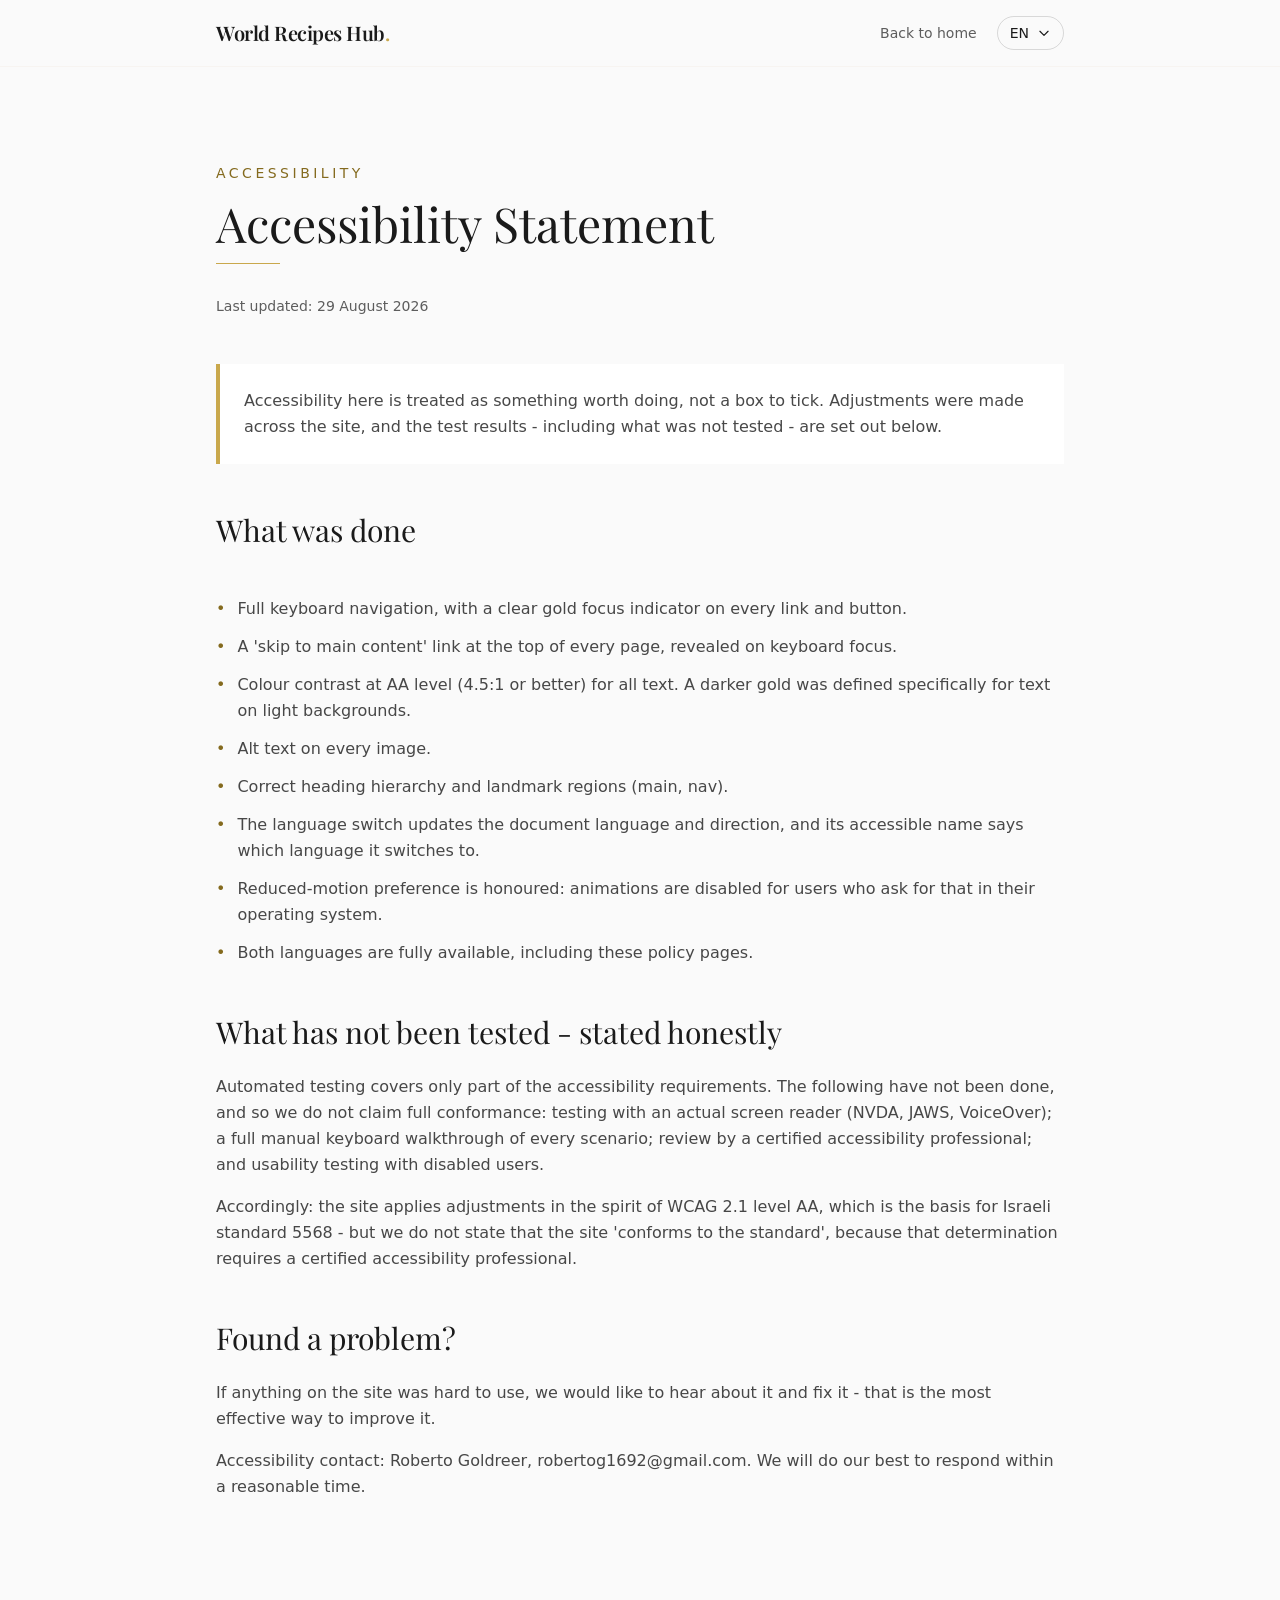
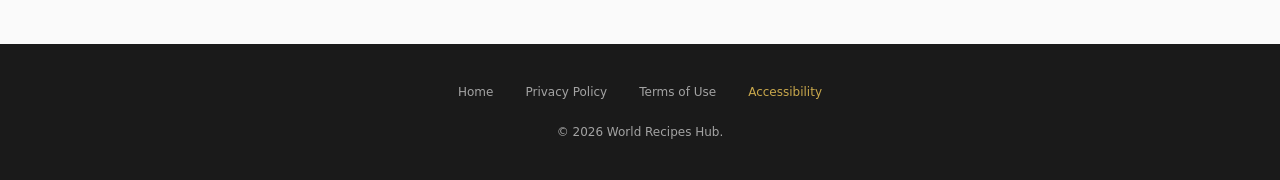
<file: accessibility.html>
<!DOCTYPE html>
<html lang="en" dir="ltr">
<head>
    <meta charset="UTF-8">
    <meta name="viewport" content="width=device-width, initial-scale=1.0">
    <title>Accessibility Statement | World Recipes Hub</title>
    <meta name="description" content="What was done, what was measured, and what has not been tested.">
    <meta http-equiv="Content-Security-Policy" content="default-src 'self'; script-src 'self'; style-src 'self' 'unsafe-inline'; img-src 'self' data:; font-src 'self'; connect-src 'self'; base-uri 'self'; form-action 'self'">
    <meta name="referrer" content="strict-origin-when-cross-origin">
    <link rel="stylesheet" href="assets/css/tailwind.css">
    <link rel="stylesheet" href="assets/fonts/fonts.css">
    <link rel="stylesheet" href="assets/vendor/fontawesome/fontawesome.min.css">
    <link rel="stylesheet" href="assets/css/site.css">
</head>
<body class="bg-cream text-charcoal">

    <a href="#main" class="skip-link" data-en="Skip to main content" data-he="דלג לתוכן העיקרי">Skip to main content</a>

    <nav class="w-full bg-cream border-b border-warm-gray/60">
        <div class="max-w-4xl mx-auto px-6 py-4 flex items-center justify-between">
            <a href="index.html" class="font-display text-xl font-semibold tracking-tight">
                <span data-en="World Recipes Hub" data-he="מתכונים עולמיים">World Recipes Hub</span><span class="text-gold">.</span>
            </a>
            <div class="flex items-center gap-5">
                <a href="index.html" class="text-sm text-charcoal/70 hover:text-charcoal transition-colors" data-en="Back to home" data-he="חזרה לדף הבית">Back to home</a>
                <button id="langToggle" class="flex items-center gap-2 px-3 py-1.5 rounded-full border border-charcoal/15 hover:border-gold/60 transition-all text-sm font-medium">
                    <span id="langLabel">EN</span>
                    <svg class="w-3.5 h-3.5" fill="none" stroke="currentColor" viewBox="0 0 24 24" aria-hidden="true"><path stroke-linecap="round" stroke-linejoin="round" stroke-width="2" d="M19 9l-7 7-7-7"/></svg>
                </button>
            </div>
        </div>
    </nav>

    <main id="main" class="max-w-4xl mx-auto px-6 py-16 md:py-24">
        <p class="text-gold-text text-sm tracking-[0.25em] uppercase mb-4" data-en="Accessibility" data-he="נגישות">Accessibility</p>
        <h1 class="font-display text-4xl md:text-5xl mb-4" data-en="Accessibility Statement" data-he="הצהרת נגישות">Accessibility Statement</h1>
        <div class="w-16 h-px bg-gold mb-8"></div>
        <p class="text-charcoal/70 text-sm mb-12" data-en="Last updated: 29 August 2026" data-he="עודכן לאחרונה: 29 באוגוסט 2026">Last updated: 29 August 2026</p>
        <div class="bg-white border-s-4 border-gold p-6 mb-12">
            <p class="text-charcoal/80 leading-relaxed" data-en="Accessibility here is treated as something worth doing, not a box to tick. Adjustments were made across the site, and the test results - including what was not tested - are set out below." data-he="אנחנו רואים בנגישות האתר ערך ולא חובה טכנית בלבד. בוצעו התאמות בכל עמודי האתר, ותוצאות הבדיקות — כולל מה שעדיין לא נבדק — מפורטות למטה.">Accessibility here is treated as something worth doing, not a box to tick. Adjustments were made across the site, and the test results - including what was not tested - are set out below.</p>
        </div>
        <section class="mb-12">
            <h2 class="font-display text-2xl md:text-3xl mb-6" data-en="What was done" data-he="מה בוצע">What was done</h2>
        </section>
        <ul class="space-y-3 mb-12">
            <li class="flex gap-3 text-charcoal/80 leading-relaxed"><span class="text-gold-text" aria-hidden="true">•</span><span data-en="Full keyboard navigation, with a clear gold focus indicator on every link and button." data-he="ניווט מקלדת מלא, עם סימון מיקוד ברור בזהב על כל קישור וכפתור.">Full keyboard navigation, with a clear gold focus indicator on every link and button.</span></li>
            <li class="flex gap-3 text-charcoal/80 leading-relaxed"><span class="text-gold-text" aria-hidden="true">•</span><span data-en="A 'skip to main content' link at the top of every page, revealed on keyboard focus." data-he="קישור 'דלג לתוכן העיקרי' בראש כל עמוד, שנחשף בעת ניווט במקלדת.">A 'skip to main content' link at the top of every page, revealed on keyboard focus.</span></li>
            <li class="flex gap-3 text-charcoal/80 leading-relaxed"><span class="text-gold-text" aria-hidden="true">•</span><span data-en="Colour contrast at AA level (4.5:1 or better) for all text. A darker gold was defined specifically for text on light backgrounds." data-he="ניגודיות צבעים ברמה AA (4.5:1 ומעלה) לכל הטקסטים. הוגדר גוון זהב כהה ייעודי לטקסט על רקע בהיר.">Colour contrast at AA level (4.5:1 or better) for all text. A darker gold was defined specifically for text on light backgrounds.</span></li>
            <li class="flex gap-3 text-charcoal/80 leading-relaxed"><span class="text-gold-text" aria-hidden="true">•</span><span data-en="Alt text on every image." data-he="טקסט חלופי (alt) לכל התמונות.">Alt text on every image.</span></li>
            <li class="flex gap-3 text-charcoal/80 leading-relaxed"><span class="text-gold-text" aria-hidden="true">•</span><span data-en="Correct heading hierarchy and landmark regions (main, nav)." data-he="מבנה כותרות תקין ואזורי ניווט מסומנים (main, nav).">Correct heading hierarchy and landmark regions (main, nav).</span></li>
            <li class="flex gap-3 text-charcoal/80 leading-relaxed"><span class="text-gold-text" aria-hidden="true">•</span><span data-en="The language switch updates the document language and direction, and its accessible name says which language it switches to." data-he="מחליף השפה מעדכן את שפת המסמך ואת כיוון הכתיבה, והשם הנגיש שלו מציין לאיזו שפה הוא מעביר.">The language switch updates the document language and direction, and its accessible name says which language it switches to.</span></li>
            <li class="flex gap-3 text-charcoal/80 leading-relaxed"><span class="text-gold-text" aria-hidden="true">•</span><span data-en="Reduced-motion preference is honoured: animations are disabled for users who ask for that in their operating system." data-he="כיבוד העדפת תנועה מופחתת: למשתמשים שהגדירו זאת במערכת ההפעלה, האנימציות מבוטלות.">Reduced-motion preference is honoured: animations are disabled for users who ask for that in their operating system.</span></li>
            <li class="flex gap-3 text-charcoal/80 leading-relaxed"><span class="text-gold-text" aria-hidden="true">•</span><span data-en="Both languages are fully available, including these policy pages." data-he="שתי השפות זמינות במלואן, כולל דפי המדיניות האלה.">Both languages are fully available, including these policy pages.</span></li>
        </ul>
        <section class="mb-12">
            <h2 class="font-display text-2xl md:text-3xl mb-6" data-en="What has not been tested - stated honestly" data-he="מה עדיין לא נבדק — ביושר">What has not been tested - stated honestly</h2>
            <p class="text-charcoal/80 leading-relaxed mb-4" data-en="Automated testing covers only part of the accessibility requirements. The following have not been done, and so we do not claim full conformance: testing with an actual screen reader (NVDA, JAWS, VoiceOver); a full manual keyboard walkthrough of every scenario; review by a certified accessibility professional; and usability testing with disabled users." data-he="בדיקה אוטומטית מזהה רק חלק מדרישות הנגישות. הדברים הבאים לא נבדקו, ולכן איננו מצהירים על התאמה מלאה: בדיקה בפועל עם קורא מסך (NVDA / JAWS / VoiceOver); בדיקה ידנית מקיפה של מעבר מקלדת בכל התרחישים; בדיקה על ידי מורשה נגישות מוסמך; ובדיקת שימושיות עם משתמשים בעלי מוגבלות.">Automated testing covers only part of the accessibility requirements. The following have not been done, and so we do not claim full conformance: testing with an actual screen reader (NVDA, JAWS, VoiceOver); a full manual keyboard walkthrough of every scenario; review by a certified accessibility professional; and usability testing with disabled users.</p>
            <p class="text-charcoal/80 leading-relaxed mb-4" data-en="Accordingly: the site applies adjustments in the spirit of WCAG 2.1 level AA, which is the basis for Israeli standard 5568 - but we do not state that the site 'conforms to the standard', because that determination requires a certified accessibility professional." data-he="לפיכך: האתר מיישם התאמות ברוח תקן WCAG 2.1 ברמה AA, שהוא הבסיס לת&quot;י 5568 — אך איננו מצהירים שהאתר &quot;נגיש לפי התקן&quot;, שכן קביעה כזו מחייבת בדיקה של מורשה נגישות.">Accordingly: the site applies adjustments in the spirit of WCAG 2.1 level AA, which is the basis for Israeli standard 5568 - but we do not state that the site 'conforms to the standard', because that determination requires a certified accessibility professional.</p>
        </section>
        <section class="mb-12">
            <h2 class="font-display text-2xl md:text-3xl mb-6" data-en="Found a problem?" data-he="נתקלת בבעיית נגישות?">Found a problem?</h2>
            <p class="text-charcoal/80 leading-relaxed mb-4" data-en="If anything on the site was hard to use, we would like to hear about it and fix it - that is the most effective way to improve it." data-he="אם נתקלת בקושי כלשהו בשימוש באתר — נשמח לשמוע ולתקן. זו הדרך היעילה ביותר לשפר את האתר בפועל.">If anything on the site was hard to use, we would like to hear about it and fix it - that is the most effective way to improve it.</p>
            <p class="text-charcoal/80 leading-relaxed mb-4" data-en="Accessibility contact: Roberto Goldreer, robertog1692@gmail.com. We will do our best to respond within a reasonable time." data-he="אחראי נגישות: רוברטו גולדרר, robertog1692@gmail.com. נשתדל להשיב בתוך זמן סביר ולטפל בפנייה.">Accessibility contact: Roberto Goldreer, robertog1692@gmail.com. We will do our best to respond within a reasonable time.</p>
        </section>
    </main>

    <footer class="py-10 px-6 bg-charcoal text-white">
        <div class="max-w-4xl mx-auto text-center">
            <div class="flex flex-wrap justify-center gap-x-8 gap-y-3 mb-6">
                <a href="index.html" class="text-white/60 hover:text-gold text-xs transition-colors" data-en="Home" data-he="דף הבית">Home</a>
                <a href="privacy.html" class="text-white/60 hover:text-gold text-xs transition-colors" data-en="Privacy Policy" data-he="מדיניות פרטיות">Privacy Policy</a>
                <a href="terms.html" class="text-white/60 hover:text-gold text-xs transition-colors" data-en="Terms of Use" data-he="תנאי שימוש">Terms of Use</a>
                <a href="accessibility.html" class="text-gold text-xs transition-colors" data-en="Accessibility" data-he="הצהרת נגישות">Accessibility</a>
            </div>
            <p class="text-white/60 text-xs">&copy; 2026 World Recipes Hub.</p>
        </div>
    </footer>

    <script src="assets/js/main.js"></script>
</body>
</html>
</file>
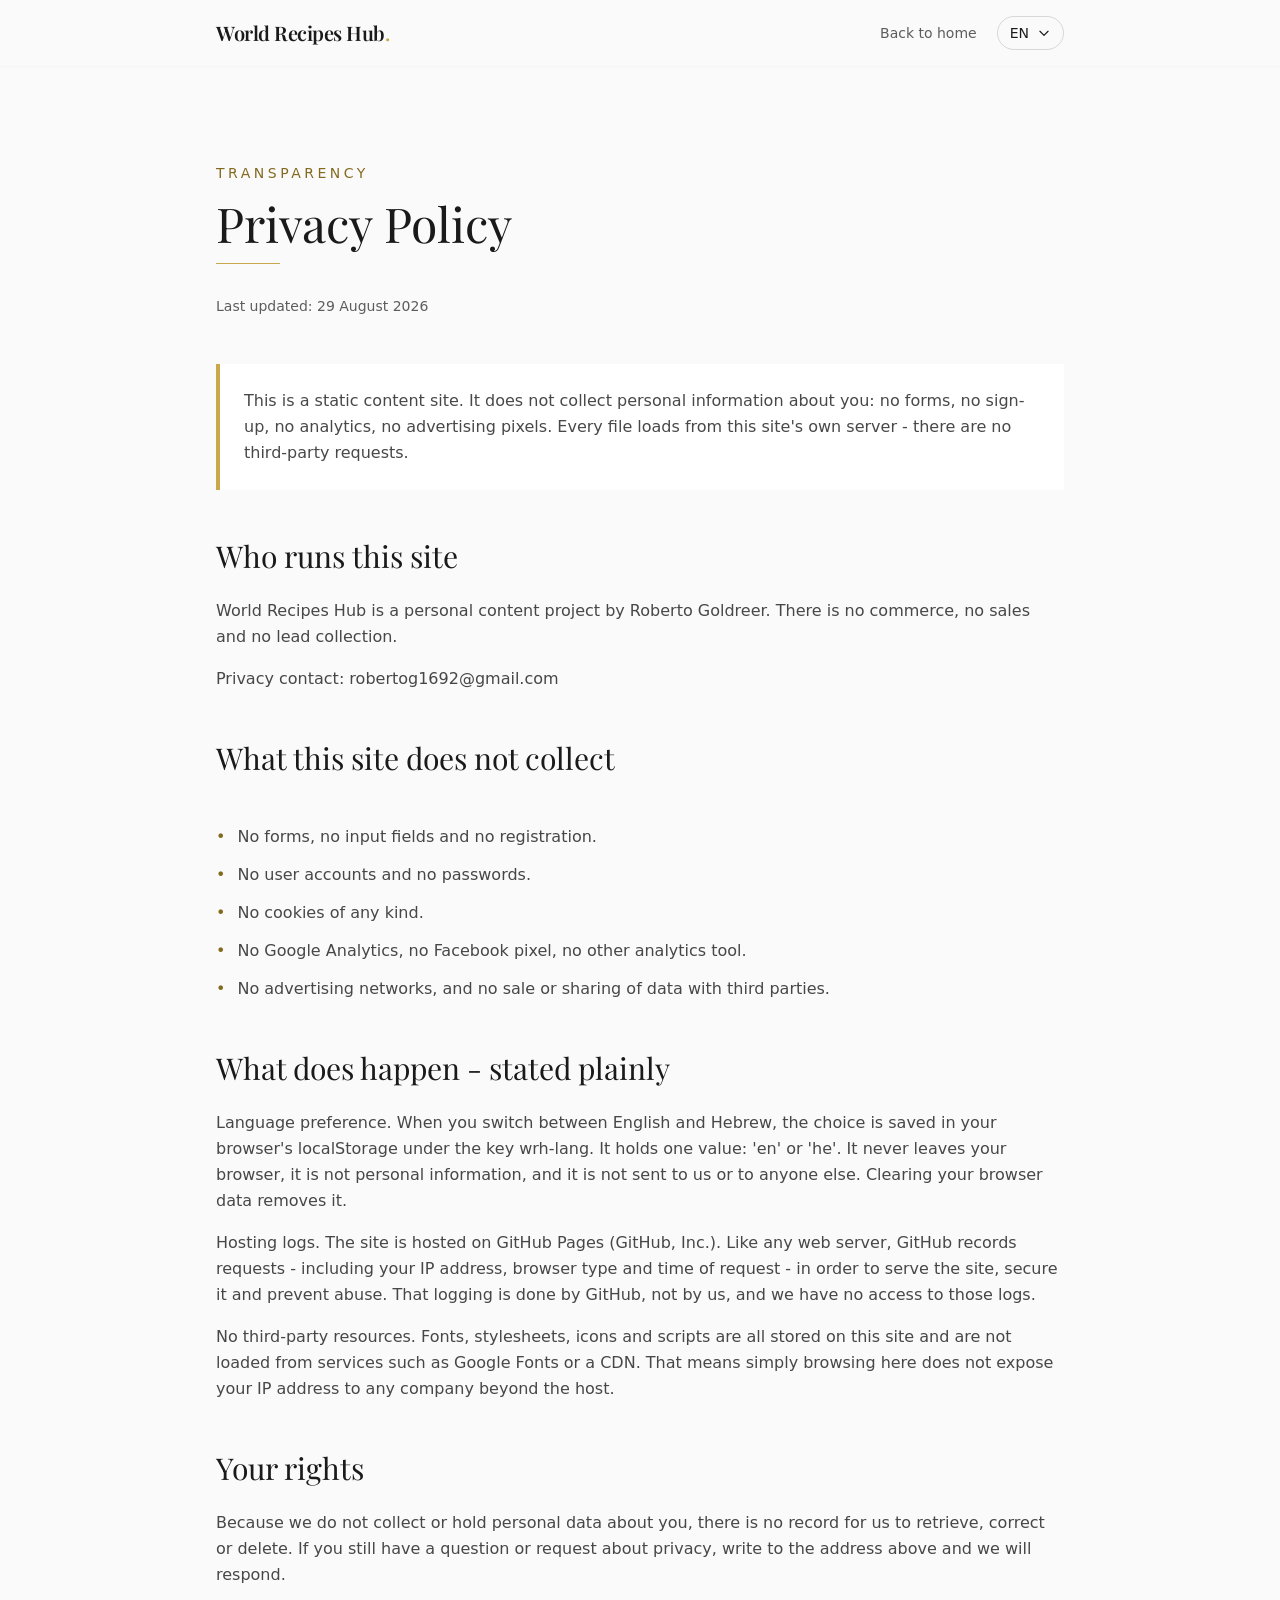
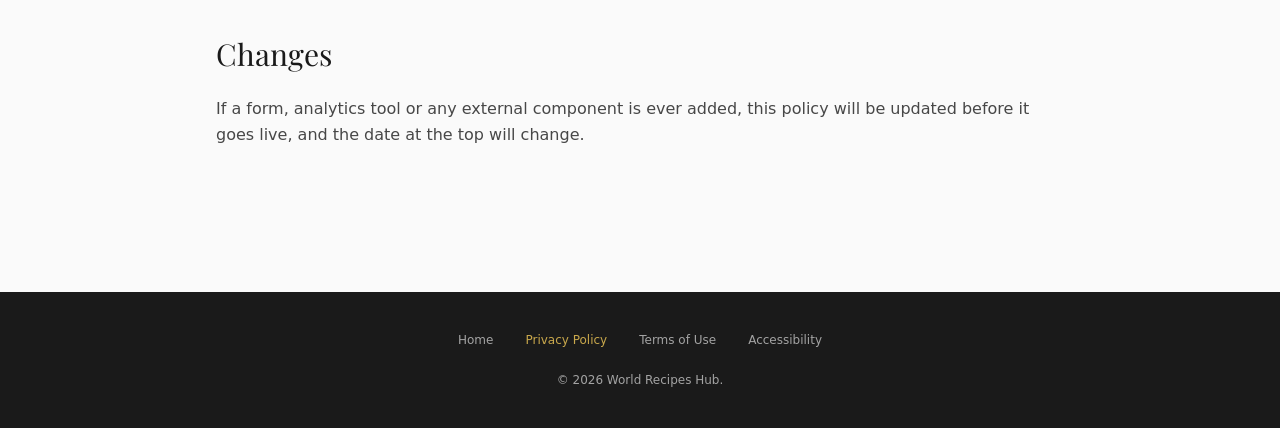
<file: privacy.html>
<!DOCTYPE html>
<html lang="en" dir="ltr">
<head>
    <meta charset="UTF-8">
    <meta name="viewport" content="width=device-width, initial-scale=1.0">
    <title>Privacy Policy | World Recipes Hub</title>
    <meta name="description" content="What this site collects, what it does not, and how to reach us.">
    <meta http-equiv="Content-Security-Policy" content="default-src 'self'; script-src 'self'; style-src 'self' 'unsafe-inline'; img-src 'self' data:; font-src 'self'; connect-src 'self'; base-uri 'self'; form-action 'self'">
    <meta name="referrer" content="strict-origin-when-cross-origin">
    <link rel="stylesheet" href="assets/css/tailwind.css">
    <link rel="stylesheet" href="assets/fonts/fonts.css">
    <link rel="stylesheet" href="assets/vendor/fontawesome/fontawesome.min.css">
    <link rel="stylesheet" href="assets/css/site.css">
</head>
<body class="bg-cream text-charcoal">

    <a href="#main" class="skip-link" data-en="Skip to main content" data-he="דלג לתוכן העיקרי">Skip to main content</a>

    <nav class="w-full bg-cream border-b border-warm-gray/60">
        <div class="max-w-4xl mx-auto px-6 py-4 flex items-center justify-between">
            <a href="index.html" class="font-display text-xl font-semibold tracking-tight">
                <span data-en="World Recipes Hub" data-he="מתכונים עולמיים">World Recipes Hub</span><span class="text-gold">.</span>
            </a>
            <div class="flex items-center gap-5">
                <a href="index.html" class="text-sm text-charcoal/70 hover:text-charcoal transition-colors" data-en="Back to home" data-he="חזרה לדף הבית">Back to home</a>
                <button id="langToggle" class="flex items-center gap-2 px-3 py-1.5 rounded-full border border-charcoal/15 hover:border-gold/60 transition-all text-sm font-medium">
                    <span id="langLabel">EN</span>
                    <svg class="w-3.5 h-3.5" fill="none" stroke="currentColor" viewBox="0 0 24 24" aria-hidden="true"><path stroke-linecap="round" stroke-linejoin="round" stroke-width="2" d="M19 9l-7 7-7-7"/></svg>
                </button>
            </div>
        </div>
    </nav>

    <main id="main" class="max-w-4xl mx-auto px-6 py-16 md:py-24">
        <p class="text-gold-text text-sm tracking-[0.25em] uppercase mb-4" data-en="Transparency" data-he="שקיפות">Transparency</p>
        <h1 class="font-display text-4xl md:text-5xl mb-4" data-en="Privacy Policy" data-he="מדיניות פרטיות">Privacy Policy</h1>
        <div class="w-16 h-px bg-gold mb-8"></div>
        <p class="text-charcoal/70 text-sm mb-12" data-en="Last updated: 29 August 2026" data-he="עודכן לאחרונה: 29 באוגוסט 2026">Last updated: 29 August 2026</p>
        <div class="bg-white border-s-4 border-gold p-6 mb-12">
            <p class="text-charcoal/80 leading-relaxed" data-en="This is a static content site. It does not collect personal information about you: no forms, no sign-up, no analytics, no advertising pixels. Every file loads from this site's own server - there are no third-party requests." data-he="זהו אתר תוכן סטטי. הוא אינו אוסף עליך מידע אישי: אין טפסים, אין הרשמה, אין כלי ניתוח ואין פיקסלים פרסומיים. כל הקבצים נטענים מהשרת של האתר עצמו — אין קריאות לשירותי צד שלישי.">This is a static content site. It does not collect personal information about you: no forms, no sign-up, no analytics, no advertising pixels. Every file loads from this site's own server - there are no third-party requests.</p>
        </div>
        <section class="mb-12">
            <h2 class="font-display text-2xl md:text-3xl mb-6" data-en="Who runs this site" data-he="מי אחראי על האתר">Who runs this site</h2>
            <p class="text-charcoal/80 leading-relaxed mb-4" data-en="World Recipes Hub is a personal content project by Roberto Goldreer. There is no commerce, no sales and no lead collection." data-he="World Recipes Hub הוא פרויקט תוכן אישי של רוברטו גולדרר. אין באתר פעילות מסחרית, מכירה או איסוף לידים.">World Recipes Hub is a personal content project by Roberto Goldreer. There is no commerce, no sales and no lead collection.</p>
            <p class="text-charcoal/80 leading-relaxed mb-4" data-en="Privacy contact: robertog1692@gmail.com" data-he="ליצירת קשר בנושאי פרטיות: robertog1692@gmail.com">Privacy contact: robertog1692@gmail.com</p>
        </section>
        <section class="mb-12">
            <h2 class="font-display text-2xl md:text-3xl mb-6" data-en="What this site does not collect" data-he="מה האתר לא אוסף">What this site does not collect</h2>
        </section>
        <ul class="space-y-3 mb-12">
            <li class="flex gap-3 text-charcoal/80 leading-relaxed"><span class="text-gold-text" aria-hidden="true">•</span><span data-en="No forms, no input fields and no registration." data-he="אין טפסים, אין שדות קלט ואין הרשמה.">No forms, no input fields and no registration.</span></li>
            <li class="flex gap-3 text-charcoal/80 leading-relaxed"><span class="text-gold-text" aria-hidden="true">•</span><span data-en="No user accounts and no passwords." data-he="אין חשבונות משתמש ואין סיסמאות.">No user accounts and no passwords.</span></li>
            <li class="flex gap-3 text-charcoal/80 leading-relaxed"><span class="text-gold-text" aria-hidden="true">•</span><span data-en="No cookies of any kind." data-he="אין עוגיות (cookies) מכל סוג.">No cookies of any kind.</span></li>
            <li class="flex gap-3 text-charcoal/80 leading-relaxed"><span class="text-gold-text" aria-hidden="true">•</span><span data-en="No Google Analytics, no Facebook pixel, no other analytics tool." data-he="אין Google Analytics, אין פיקסל פייסבוק ואין כלי ניתוח אחר.">No Google Analytics, no Facebook pixel, no other analytics tool.</span></li>
            <li class="flex gap-3 text-charcoal/80 leading-relaxed"><span class="text-gold-text" aria-hidden="true">•</span><span data-en="No advertising networks, and no sale or sharing of data with third parties." data-he="אין רשתות פרסום, ואין מכירה או העברה של מידע לצדדים שלישיים.">No advertising networks, and no sale or sharing of data with third parties.</span></li>
        </ul>
        <section class="mb-12">
            <h2 class="font-display text-2xl md:text-3xl mb-6" data-en="What does happen - stated plainly" data-he="מה כן קורה — ביושר">What does happen - stated plainly</h2>
            <p class="text-charcoal/80 leading-relaxed mb-4" data-en="Language preference. When you switch between English and Hebrew, the choice is saved in your browser's localStorage under the key wrh-lang. It holds one value: 'en' or 'he'. It never leaves your browser, it is not personal information, and it is not sent to us or to anyone else. Clearing your browser data removes it." data-he="העדפת שפה. כשאתה מחליף בין אנגלית לעברית, הבחירה נשמרת ב-localStorage של הדפדפן שלך תחת המפתח wrh-lang. הוא מכיל ערך אחד בלבד: 'en' או 'he'. הוא לעולם אינו עוזב את הדפדפן שלך, אינו מידע אישי, ואינו נשלח אלינו או לאף גורם אחר. ניקוי נתוני הדפדפן מוחק אותו.">Language preference. When you switch between English and Hebrew, the choice is saved in your browser's localStorage under the key wrh-lang. It holds one value: 'en' or 'he'. It never leaves your browser, it is not personal information, and it is not sent to us or to anyone else. Clearing your browser data removes it.</p>
            <p class="text-charcoal/80 leading-relaxed mb-4" data-en="Hosting logs. The site is hosted on GitHub Pages (GitHub, Inc.). Like any web server, GitHub records requests - including your IP address, browser type and time of request - in order to serve the site, secure it and prevent abuse. That logging is done by GitHub, not by us, and we have no access to those logs." data-he="לוגים של שרת האחסון. האתר מתארח ב-GitHub Pages (GitHub, Inc.). כמו כל שרת אינטרנט, GitHub מתעדת בקשות — ובכללן כתובת ה-IP שלך, סוג הדפדפן ומועד הפנייה — לצורך אספקת האתר, אבטחתו ומניעת שימוש לרעה. התיעוד נעשה על ידי GitHub, לא על ידינו, ואין לנו גישה ללוגים האלה.">Hosting logs. The site is hosted on GitHub Pages (GitHub, Inc.). Like any web server, GitHub records requests - including your IP address, browser type and time of request - in order to serve the site, secure it and prevent abuse. That logging is done by GitHub, not by us, and we have no access to those logs.</p>
            <p class="text-charcoal/80 leading-relaxed mb-4" data-en="No third-party resources. Fonts, stylesheets, icons and scripts are all stored on this site and are not loaded from services such as Google Fonts or a CDN. That means simply browsing here does not expose your IP address to any company beyond the host." data-he="אין משאבים מצד שלישי. הפונטים, גיליונות הסגנון, האייקונים והסקריפטים מאוחסנים אצלנו ואינם נטענים משירותים כמו Google Fonts או רשתות CDN. המשמעות: עצם הגלישה באתר אינה חושפת את כתובת ה-IP שלך לאף חברה נוספת מעבר לשרת האחסון.">No third-party resources. Fonts, stylesheets, icons and scripts are all stored on this site and are not loaded from services such as Google Fonts or a CDN. That means simply browsing here does not expose your IP address to any company beyond the host.</p>
        </section>
        <section class="mb-12">
            <h2 class="font-display text-2xl md:text-3xl mb-6" data-en="Your rights" data-he="הזכויות שלך">Your rights</h2>
            <p class="text-charcoal/80 leading-relaxed mb-4" data-en="Because we do not collect or hold personal data about you, there is no record for us to retrieve, correct or delete. If you still have a question or request about privacy, write to the address above and we will respond." data-he="מאחר שאיננו אוספים ואיננו מחזיקים מידע אישי עליך, אין מאגר שממנו אפשר לשלוף, לתקן או למחוק מידע. אם בכל זאת יש לך שאלה או בקשה בנושא פרטיות — אפשר לפנות לכתובת שלמעלה ונשיב.">Because we do not collect or hold personal data about you, there is no record for us to retrieve, correct or delete. If you still have a question or request about privacy, write to the address above and we will respond.</p>
        </section>
        <section class="mb-12">
            <h2 class="font-display text-2xl md:text-3xl mb-6" data-en="Changes" data-he="שינויים במדיניות">Changes</h2>
            <p class="text-charcoal/80 leading-relaxed mb-4" data-en="If a form, analytics tool or any external component is ever added, this policy will be updated before it goes live, and the date at the top will change." data-he="אם יתווספו בעתיד טופס, כלי ניתוח או רכיב חיצוני כלשהו — המדיניות תתעדכן לפני ההפעלה, ותאריך העדכון בראש העמוד ישתנה.">If a form, analytics tool or any external component is ever added, this policy will be updated before it goes live, and the date at the top will change.</p>
        </section>
        <section class="mb-12">
            <h2 class="font-display text-2xl md:text-3xl mb-6" data-en="" data-he=""></h2>
        </section>
    </main>

    <footer class="py-10 px-6 bg-charcoal text-white">
        <div class="max-w-4xl mx-auto text-center">
            <div class="flex flex-wrap justify-center gap-x-8 gap-y-3 mb-6">
                <a href="index.html" class="text-white/60 hover:text-gold text-xs transition-colors" data-en="Home" data-he="דף הבית">Home</a>
                <a href="privacy.html" class="text-gold text-xs transition-colors" data-en="Privacy Policy" data-he="מדיניות פרטיות">Privacy Policy</a>
                <a href="terms.html" class="text-white/60 hover:text-gold text-xs transition-colors" data-en="Terms of Use" data-he="תנאי שימוש">Terms of Use</a>
                <a href="accessibility.html" class="text-white/60 hover:text-gold text-xs transition-colors" data-en="Accessibility" data-he="הצהרת נגישות">Accessibility</a>
            </div>
            <p class="text-white/60 text-xs">&copy; 2026 World Recipes Hub.</p>
        </div>
    </footer>

    <script src="assets/js/main.js"></script>
</body>
</html>
</file>
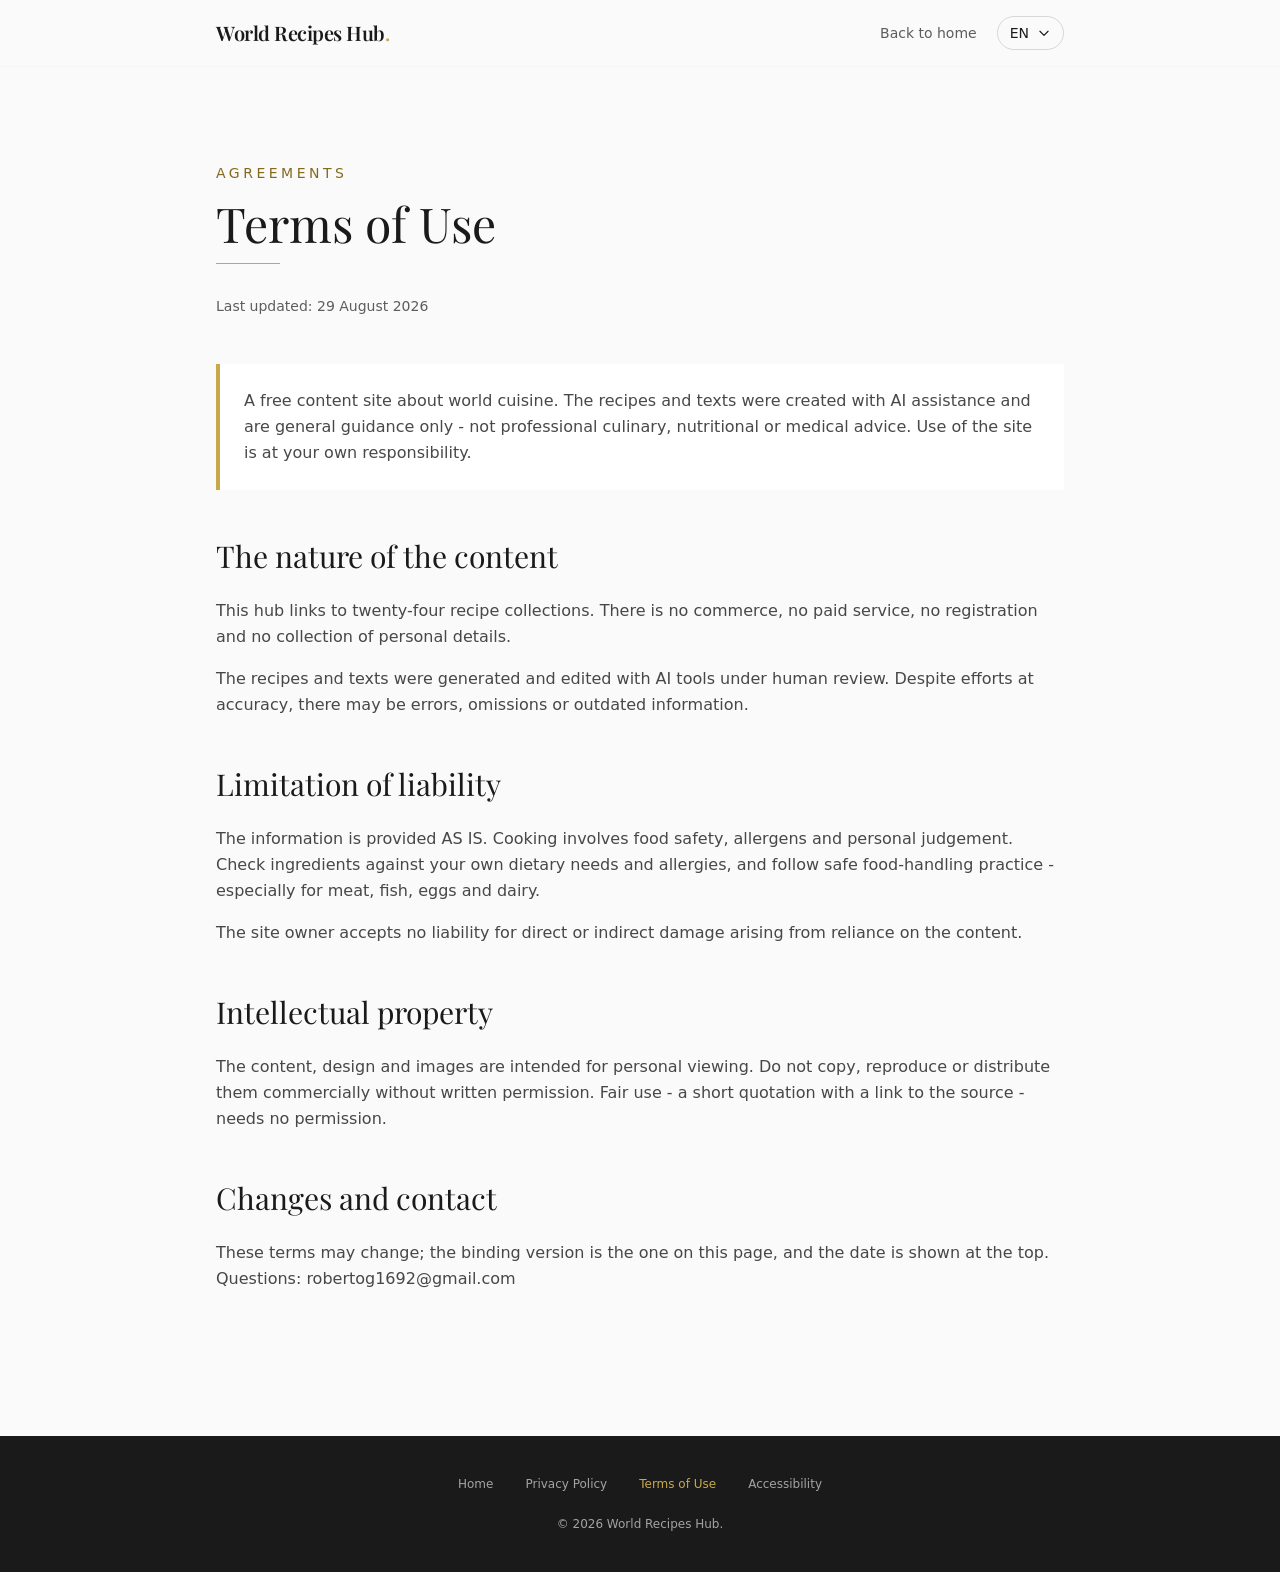
<file: terms.html>
<!DOCTYPE html>
<html lang="en" dir="ltr">
<head>
    <meta charset="UTF-8">
    <meta name="viewport" content="width=device-width, initial-scale=1.0">
    <title>Terms of Use | World Recipes Hub</title>
    <meta name="description" content="The nature of the content, limits of liability and intellectual property.">
    <meta http-equiv="Content-Security-Policy" content="default-src 'self'; script-src 'self'; style-src 'self' 'unsafe-inline'; img-src 'self' data:; font-src 'self'; connect-src 'self'; base-uri 'self'; form-action 'self'">
    <meta name="referrer" content="strict-origin-when-cross-origin">
    <link rel="stylesheet" href="assets/css/tailwind.css">
    <link rel="stylesheet" href="assets/fonts/fonts.css">
    <link rel="stylesheet" href="assets/vendor/fontawesome/fontawesome.min.css">
    <link rel="stylesheet" href="assets/css/site.css">
</head>
<body class="bg-cream text-charcoal">

    <a href="#main" class="skip-link" data-en="Skip to main content" data-he="דלג לתוכן העיקרי">Skip to main content</a>

    <nav class="w-full bg-cream border-b border-warm-gray/60">
        <div class="max-w-4xl mx-auto px-6 py-4 flex items-center justify-between">
            <a href="index.html" class="font-display text-xl font-semibold tracking-tight">
                <span data-en="World Recipes Hub" data-he="מתכונים עולמיים">World Recipes Hub</span><span class="text-gold">.</span>
            </a>
            <div class="flex items-center gap-5">
                <a href="index.html" class="text-sm text-charcoal/70 hover:text-charcoal transition-colors" data-en="Back to home" data-he="חזרה לדף הבית">Back to home</a>
                <button id="langToggle" class="flex items-center gap-2 px-3 py-1.5 rounded-full border border-charcoal/15 hover:border-gold/60 transition-all text-sm font-medium">
                    <span id="langLabel">EN</span>
                    <svg class="w-3.5 h-3.5" fill="none" stroke="currentColor" viewBox="0 0 24 24" aria-hidden="true"><path stroke-linecap="round" stroke-linejoin="round" stroke-width="2" d="M19 9l-7 7-7-7"/></svg>
                </button>
            </div>
        </div>
    </nav>

    <main id="main" class="max-w-4xl mx-auto px-6 py-16 md:py-24">
        <p class="text-gold-text text-sm tracking-[0.25em] uppercase mb-4" data-en="Agreements" data-he="הסכמות">Agreements</p>
        <h1 class="font-display text-4xl md:text-5xl mb-4" data-en="Terms of Use" data-he="תנאי שימוש">Terms of Use</h1>
        <div class="w-16 h-px bg-gold mb-8"></div>
        <p class="text-charcoal/70 text-sm mb-12" data-en="Last updated: 29 August 2026" data-he="עודכן לאחרונה: 29 באוגוסט 2026">Last updated: 29 August 2026</p>
        <div class="bg-white border-s-4 border-gold p-6 mb-12">
            <p class="text-charcoal/80 leading-relaxed" data-en="A free content site about world cuisine. The recipes and texts were created with AI assistance and are general guidance only - not professional culinary, nutritional or medical advice. Use of the site is at your own responsibility." data-he="אתר תוכן חינמי על מטבחי העולם. המתכונים והטקסטים נוצרו בסיוע בינה מלאכותית והם מידע כללי בלבד — אינם ייעוץ קולינרי, תזונתי או רפואי מקצועי. השימוש באתר הוא באחריותך.">A free content site about world cuisine. The recipes and texts were created with AI assistance and are general guidance only - not professional culinary, nutritional or medical advice. Use of the site is at your own responsibility.</p>
        </div>
        <section class="mb-12">
            <h2 class="font-display text-2xl md:text-3xl mb-6" data-en="The nature of the content" data-he="אופי האתר והתוכן">The nature of the content</h2>
            <p class="text-charcoal/80 leading-relaxed mb-4" data-en="This hub links to twenty-four recipe collections. There is no commerce, no paid service, no registration and no collection of personal details." data-he="הרכזת מקשרת לעשרים וארבעה אוספי מתכונים. אין באתר מכירה, שירות בתשלום, הרשמה או איסוף פרטים.">This hub links to twenty-four recipe collections. There is no commerce, no paid service, no registration and no collection of personal details.</p>
            <p class="text-charcoal/80 leading-relaxed mb-4" data-en="The recipes and texts were generated and edited with AI tools under human review. Despite efforts at accuracy, there may be errors, omissions or outdated information." data-he="המתכונים והטקסטים נוצרו ונערכו בסיוע כלי בינה מלאכותית, בבקרה אנושית. למרות מאמצי הדיוק, ייתכנו אי-דיוקים, השמטות או מידע שאינו מעודכן.">The recipes and texts were generated and edited with AI tools under human review. Despite efforts at accuracy, there may be errors, omissions or outdated information.</p>
        </section>
        <section class="mb-12">
            <h2 class="font-display text-2xl md:text-3xl mb-6" data-en="Limitation of liability" data-he="הגבלת אחריות">Limitation of liability</h2>
            <p class="text-charcoal/80 leading-relaxed mb-4" data-en="The information is provided AS IS. Cooking involves food safety, allergens and personal judgement. Check ingredients against your own dietary needs and allergies, and follow safe food-handling practice - especially for meat, fish, eggs and dairy." data-he="המידע ניתן כמות שהוא (AS IS). בישול כרוך בבטיחות מזון, באלרגנים ובשיקול דעת אישי. יש לבדוק את הרכיבים מול הצרכים התזונתיים והאלרגיות שלך, ולפעול לפי כללי בטיחות מזון — במיוחד בבשר, דגים, ביצים ומוצרי חלב.">The information is provided AS IS. Cooking involves food safety, allergens and personal judgement. Check ingredients against your own dietary needs and allergies, and follow safe food-handling practice - especially for meat, fish, eggs and dairy.</p>
            <p class="text-charcoal/80 leading-relaxed mb-4" data-en="The site owner accepts no liability for direct or indirect damage arising from reliance on the content." data-he="בעל האתר לא יישא באחריות לנזק ישיר או עקיף שייגרם כתוצאה מהסתמכות על תוכן האתר.">The site owner accepts no liability for direct or indirect damage arising from reliance on the content.</p>
        </section>
        <section class="mb-12">
            <h2 class="font-display text-2xl md:text-3xl mb-6" data-en="Intellectual property" data-he="קניין רוחני">Intellectual property</h2>
            <p class="text-charcoal/80 leading-relaxed mb-4" data-en="The content, design and images are intended for personal viewing. Do not copy, reproduce or distribute them commercially without written permission. Fair use - a short quotation with a link to the source - needs no permission." data-he="התוכן, העיצוב והתמונות מיועדים לצפייה אישית. אין להעתיק, לשכפל או להפיץ אותם לשימוש מסחרי ללא אישור בכתב. לשימוש הוגן — ציטוט קצר עם קישור למקור — אין צורך באישור.">The content, design and images are intended for personal viewing. Do not copy, reproduce or distribute them commercially without written permission. Fair use - a short quotation with a link to the source - needs no permission.</p>
        </section>
        <section class="mb-12">
            <h2 class="font-display text-2xl md:text-3xl mb-6" data-en="Changes and contact" data-he="שינויים ויצירת קשר">Changes and contact</h2>
            <p class="text-charcoal/80 leading-relaxed mb-4" data-en="These terms may change; the binding version is the one on this page, and the date is shown at the top. Questions: robertog1692@gmail.com" data-he="התנאים עשויים להשתנות; הגרסה המחייבת היא זו שבעמוד, ותאריך העדכון מצוין בראשו. לשאלות: robertog1692@gmail.com">These terms may change; the binding version is the one on this page, and the date is shown at the top. Questions: robertog1692@gmail.com</p>
        </section>
    </main>

    <footer class="py-10 px-6 bg-charcoal text-white">
        <div class="max-w-4xl mx-auto text-center">
            <div class="flex flex-wrap justify-center gap-x-8 gap-y-3 mb-6">
                <a href="index.html" class="text-white/60 hover:text-gold text-xs transition-colors" data-en="Home" data-he="דף הבית">Home</a>
                <a href="privacy.html" class="text-white/60 hover:text-gold text-xs transition-colors" data-en="Privacy Policy" data-he="מדיניות פרטיות">Privacy Policy</a>
                <a href="terms.html" class="text-gold text-xs transition-colors" data-en="Terms of Use" data-he="תנאי שימוש">Terms of Use</a>
                <a href="accessibility.html" class="text-white/60 hover:text-gold text-xs transition-colors" data-en="Accessibility" data-he="הצהרת נגישות">Accessibility</a>
            </div>
            <p class="text-white/60 text-xs">&copy; 2026 World Recipes Hub.</p>
        </div>
    </footer>

    <script src="assets/js/main.js"></script>
</body>
</html>
</file>
<file: assets/fonts/fonts.css>
@font-face{font-family:'Heebo';font-style:normal;font-weight:300;font-display:swap;src:url('heebo-300-normal-hebrew.woff2') format('woff2');unicode-range:U+0307-0308, U+0590-05FF, U+200C-2010, U+20AA, U+25CC, U+FB1D-FB4F;}
@font-face{font-family:'Heebo';font-style:normal;font-weight:300;font-display:swap;src:url('heebo-300-normal-latin-ext.woff2') format('woff2');unicode-range:U+0100-02BA, U+02BD-02C5, U+02C7-02CC, U+02CE-02D7, U+02DD-02FF, U+0304, U+0308, U+0329, U+1D00-1DBF, U+1E00-1E9F, U+1EF2-1EFF, U+2020, U+20A0-20AB, U+20AD-20C0, U+2113, U+2C60-2C7F, U+A720-A7FF;}
@font-face{font-family:'Heebo';font-style:normal;font-weight:300;font-display:swap;src:url('heebo-300-normal-latin.woff2') format('woff2');unicode-range:U+0000-00FF, U+0131, U+0152-0153, U+02BB-02BC, U+02C6, U+02DA, U+02DC, U+0304, U+0308, U+0329, U+2000-206F, U+20AC, U+2122, U+2191, U+2193, U+2212, U+2215, U+FEFF, U+FFFD;}
@font-face{font-family:'Heebo';font-style:normal;font-weight:400;font-display:swap;src:url('heebo-400-normal-hebrew.woff2') format('woff2');unicode-range:U+0307-0308, U+0590-05FF, U+200C-2010, U+20AA, U+25CC, U+FB1D-FB4F;}
@font-face{font-family:'Heebo';font-style:normal;font-weight:400;font-display:swap;src:url('heebo-400-normal-latin-ext.woff2') format('woff2');unicode-range:U+0100-02BA, U+02BD-02C5, U+02C7-02CC, U+02CE-02D7, U+02DD-02FF, U+0304, U+0308, U+0329, U+1D00-1DBF, U+1E00-1E9F, U+1EF2-1EFF, U+2020, U+20A0-20AB, U+20AD-20C0, U+2113, U+2C60-2C7F, U+A720-A7FF;}
@font-face{font-family:'Heebo';font-style:normal;font-weight:400;font-display:swap;src:url('heebo-400-normal-latin.woff2') format('woff2');unicode-range:U+0000-00FF, U+0131, U+0152-0153, U+02BB-02BC, U+02C6, U+02DA, U+02DC, U+0304, U+0308, U+0329, U+2000-206F, U+20AC, U+2122, U+2191, U+2193, U+2212, U+2215, U+FEFF, U+FFFD;}
@font-face{font-family:'Heebo';font-style:normal;font-weight:500;font-display:swap;src:url('heebo-500-normal-hebrew.woff2') format('woff2');unicode-range:U+0307-0308, U+0590-05FF, U+200C-2010, U+20AA, U+25CC, U+FB1D-FB4F;}
@font-face{font-family:'Heebo';font-style:normal;font-weight:500;font-display:swap;src:url('heebo-500-normal-latin-ext.woff2') format('woff2');unicode-range:U+0100-02BA, U+02BD-02C5, U+02C7-02CC, U+02CE-02D7, U+02DD-02FF, U+0304, U+0308, U+0329, U+1D00-1DBF, U+1E00-1E9F, U+1EF2-1EFF, U+2020, U+20A0-20AB, U+20AD-20C0, U+2113, U+2C60-2C7F, U+A720-A7FF;}
@font-face{font-family:'Heebo';font-style:normal;font-weight:500;font-display:swap;src:url('heebo-500-normal-latin.woff2') format('woff2');unicode-range:U+0000-00FF, U+0131, U+0152-0153, U+02BB-02BC, U+02C6, U+02DA, U+02DC, U+0304, U+0308, U+0329, U+2000-206F, U+20AC, U+2122, U+2191, U+2193, U+2212, U+2215, U+FEFF, U+FFFD;}
@font-face{font-family:'Heebo';font-style:normal;font-weight:600;font-display:swap;src:url('heebo-600-normal-hebrew.woff2') format('woff2');unicode-range:U+0307-0308, U+0590-05FF, U+200C-2010, U+20AA, U+25CC, U+FB1D-FB4F;}
@font-face{font-family:'Heebo';font-style:normal;font-weight:600;font-display:swap;src:url('heebo-600-normal-latin-ext.woff2') format('woff2');unicode-range:U+0100-02BA, U+02BD-02C5, U+02C7-02CC, U+02CE-02D7, U+02DD-02FF, U+0304, U+0308, U+0329, U+1D00-1DBF, U+1E00-1E9F, U+1EF2-1EFF, U+2020, U+20A0-20AB, U+20AD-20C0, U+2113, U+2C60-2C7F, U+A720-A7FF;}
@font-face{font-family:'Heebo';font-style:normal;font-weight:600;font-display:swap;src:url('heebo-600-normal-latin.woff2') format('woff2');unicode-range:U+0000-00FF, U+0131, U+0152-0153, U+02BB-02BC, U+02C6, U+02DA, U+02DC, U+0304, U+0308, U+0329, U+2000-206F, U+20AC, U+2122, U+2191, U+2193, U+2212, U+2215, U+FEFF, U+FFFD;}
@font-face{font-family:'Heebo';font-style:normal;font-weight:700;font-display:swap;src:url('heebo-700-normal-hebrew.woff2') format('woff2');unicode-range:U+0307-0308, U+0590-05FF, U+200C-2010, U+20AA, U+25CC, U+FB1D-FB4F;}
@font-face{font-family:'Heebo';font-style:normal;font-weight:700;font-display:swap;src:url('heebo-700-normal-latin-ext.woff2') format('woff2');unicode-range:U+0100-02BA, U+02BD-02C5, U+02C7-02CC, U+02CE-02D7, U+02DD-02FF, U+0304, U+0308, U+0329, U+1D00-1DBF, U+1E00-1E9F, U+1EF2-1EFF, U+2020, U+20A0-20AB, U+20AD-20C0, U+2113, U+2C60-2C7F, U+A720-A7FF;}
@font-face{font-family:'Heebo';font-style:normal;font-weight:700;font-display:swap;src:url('heebo-700-normal-latin.woff2') format('woff2');unicode-range:U+0000-00FF, U+0131, U+0152-0153, U+02BB-02BC, U+02C6, U+02DA, U+02DC, U+0304, U+0308, U+0329, U+2000-206F, U+20AC, U+2122, U+2191, U+2193, U+2212, U+2215, U+FEFF, U+FFFD;}
@font-face{font-family:'Playfair Display';font-style:normal;font-weight:400;font-display:swap;src:url('playfair-display-400-normal-latin-ext.woff2') format('woff2');unicode-range:U+0100-02BA, U+02BD-02C5, U+02C7-02CC, U+02CE-02D7, U+02DD-02FF, U+0304, U+0308, U+0329, U+1D00-1DBF, U+1E00-1E9F, U+1EF2-1EFF, U+2020, U+20A0-20AB, U+20AD-20C0, U+2113, U+2C60-2C7F, U+A720-A7FF;}
@font-face{font-family:'Playfair Display';font-style:normal;font-weight:400;font-display:swap;src:url('playfair-display-400-normal-latin.woff2') format('woff2');unicode-range:U+0000-00FF, U+0131, U+0152-0153, U+02BB-02BC, U+02C6, U+02DA, U+02DC, U+0304, U+0308, U+0329, U+2000-206F, U+20AC, U+2122, U+2191, U+2193, U+2212, U+2215, U+FEFF, U+FFFD;}
@font-face{font-family:'Playfair Display';font-style:normal;font-weight:500;font-display:swap;src:url('playfair-display-500-normal-latin-ext.woff2') format('woff2');unicode-range:U+0100-02BA, U+02BD-02C5, U+02C7-02CC, U+02CE-02D7, U+02DD-02FF, U+0304, U+0308, U+0329, U+1D00-1DBF, U+1E00-1E9F, U+1EF2-1EFF, U+2020, U+20A0-20AB, U+20AD-20C0, U+2113, U+2C60-2C7F, U+A720-A7FF;}
@font-face{font-family:'Playfair Display';font-style:normal;font-weight:500;font-display:swap;src:url('playfair-display-500-normal-latin.woff2') format('woff2');unicode-range:U+0000-00FF, U+0131, U+0152-0153, U+02BB-02BC, U+02C6, U+02DA, U+02DC, U+0304, U+0308, U+0329, U+2000-206F, U+20AC, U+2122, U+2191, U+2193, U+2212, U+2215, U+FEFF, U+FFFD;}
@font-face{font-family:'Playfair Display';font-style:normal;font-weight:600;font-display:swap;src:url('playfair-display-600-normal-latin-ext.woff2') format('woff2');unicode-range:U+0100-02BA, U+02BD-02C5, U+02C7-02CC, U+02CE-02D7, U+02DD-02FF, U+0304, U+0308, U+0329, U+1D00-1DBF, U+1E00-1E9F, U+1EF2-1EFF, U+2020, U+20A0-20AB, U+20AD-20C0, U+2113, U+2C60-2C7F, U+A720-A7FF;}
@font-face{font-family:'Playfair Display';font-style:normal;font-weight:600;font-display:swap;src:url('playfair-display-600-normal-latin.woff2') format('woff2');unicode-range:U+0000-00FF, U+0131, U+0152-0153, U+02BB-02BC, U+02C6, U+02DA, U+02DC, U+0304, U+0308, U+0329, U+2000-206F, U+20AC, U+2122, U+2191, U+2193, U+2212, U+2215, U+FEFF, U+FFFD;}
@font-face{font-family:'Playfair Display';font-style:normal;font-weight:700;font-display:swap;src:url('playfair-display-700-normal-latin-ext.woff2') format('woff2');unicode-range:U+0100-02BA, U+02BD-02C5, U+02C7-02CC, U+02CE-02D7, U+02DD-02FF, U+0304, U+0308, U+0329, U+1D00-1DBF, U+1E00-1E9F, U+1EF2-1EFF, U+2020, U+20A0-20AB, U+20AD-20C0, U+2113, U+2C60-2C7F, U+A720-A7FF;}
@font-face{font-family:'Playfair Display';font-style:normal;font-weight:700;font-display:swap;src:url('playfair-display-700-normal-latin.woff2') format('woff2');unicode-range:U+0000-00FF, U+0131, U+0152-0153, U+02BB-02BC, U+02C6, U+02DA, U+02DC, U+0304, U+0308, U+0329, U+2000-206F, U+20AC, U+2122, U+2191, U+2193, U+2212, U+2215, U+FEFF, U+FFFD;}
</file>
<file: assets/css/site.css>
[dir="rtl"] { font-family: 'Heebo', sans-serif; }
        [dir="rtl"] .font-display { font-family: 'Playfair Display', serif; }

        .card-hover { transition: all 0.5s cubic-bezier(0.4, 0, 0.2, 1); }
        .card-hover:hover { transform: translateY(-8px); }
        .card-hover:hover .card-overlay { opacity: 0.4; }
        .card-hover:hover .card-cta { opacity: 1; transform: translateY(0); }

        .card-overlay { transition: opacity 0.5s ease; }
        .card-cta { opacity: 0; transform: translateY(10px); transition: all 0.4s ease 0.1s; }

        .fade-in { opacity: 0; transform: translateY(30px); transition: all 0.8s cubic-bezier(0.4, 0, 0.2, 1); }
        .fade-in.visible { opacity: 1; transform: translateY(0); }

        .gold-line { background: linear-gradient(90deg, transparent, #C9A84C, transparent); }

        .badge-pulse { animation: pulse-gold 2s infinite; }
        @keyframes pulse-gold {
            0%, 100% { box-shadow: 0 0 0 0 rgba(201, 168, 76, 0.4); }
            50% { box-shadow: 0 0 0 8px rgba(201, 168, 76, 0); }
        }

        .hero-bg {
            background-image: url('../../images/hero-kitchen.jpg');
            background-size: cover;
            background-position: center;
        }

/* ============================================================
   Accessibility & compliance additions (29.08.2026)
   ============================================================ */

/* Skip to main content - visible only on keyboard focus.
   Anchored with logical properties so it lands correctly in both
   LTR (English) and RTL (Hebrew) without a separate rule. */
.skip-link {
    position: absolute;
    top: -100px;
    inset-inline-start: 1rem;
    z-index: 100;
    background: #C9A84C;
    color: #1A1A1A;
    padding: 0.75rem 1.5rem;
    font-weight: 600;
    border-radius: 0.25rem;
    transition: top 0.2s ease-in-out;
}
.skip-link:focus { top: 1rem; }

a:focus-visible,
button:focus-visible,
[tabindex]:focus-visible {
    outline: 3px solid #C9A84C;
    outline-offset: 3px;
    border-radius: 2px;
}
@supports not selector(:focus-visible) {
    a:focus, button:focus { outline: 3px solid #C9A84C; outline-offset: 3px; }
}

/* WCAG 2.3.3 - honour a reduced-motion preference */
@media (prefers-reduced-motion: reduce) {
    *, *::before, *::after {
        animation-duration: 0.01ms !important;
        animation-iteration-count: 1 !important;
        transition-duration: 0.01ms !important;
        scroll-behavior: auto !important;
    }
    .fade-in { opacity: 1 !important; transform: none !important; }
    .card-hover:hover { transform: none !important; }
}

/* Screen-reader-only helper for table captions etc. */
.sr-only-c {
    position: absolute; width: 1px; height: 1px;
    padding: 0; margin: -1px; overflow: hidden;
    clip: rect(0,0,0,0); white-space: nowrap; border: 0;
}
</file>
